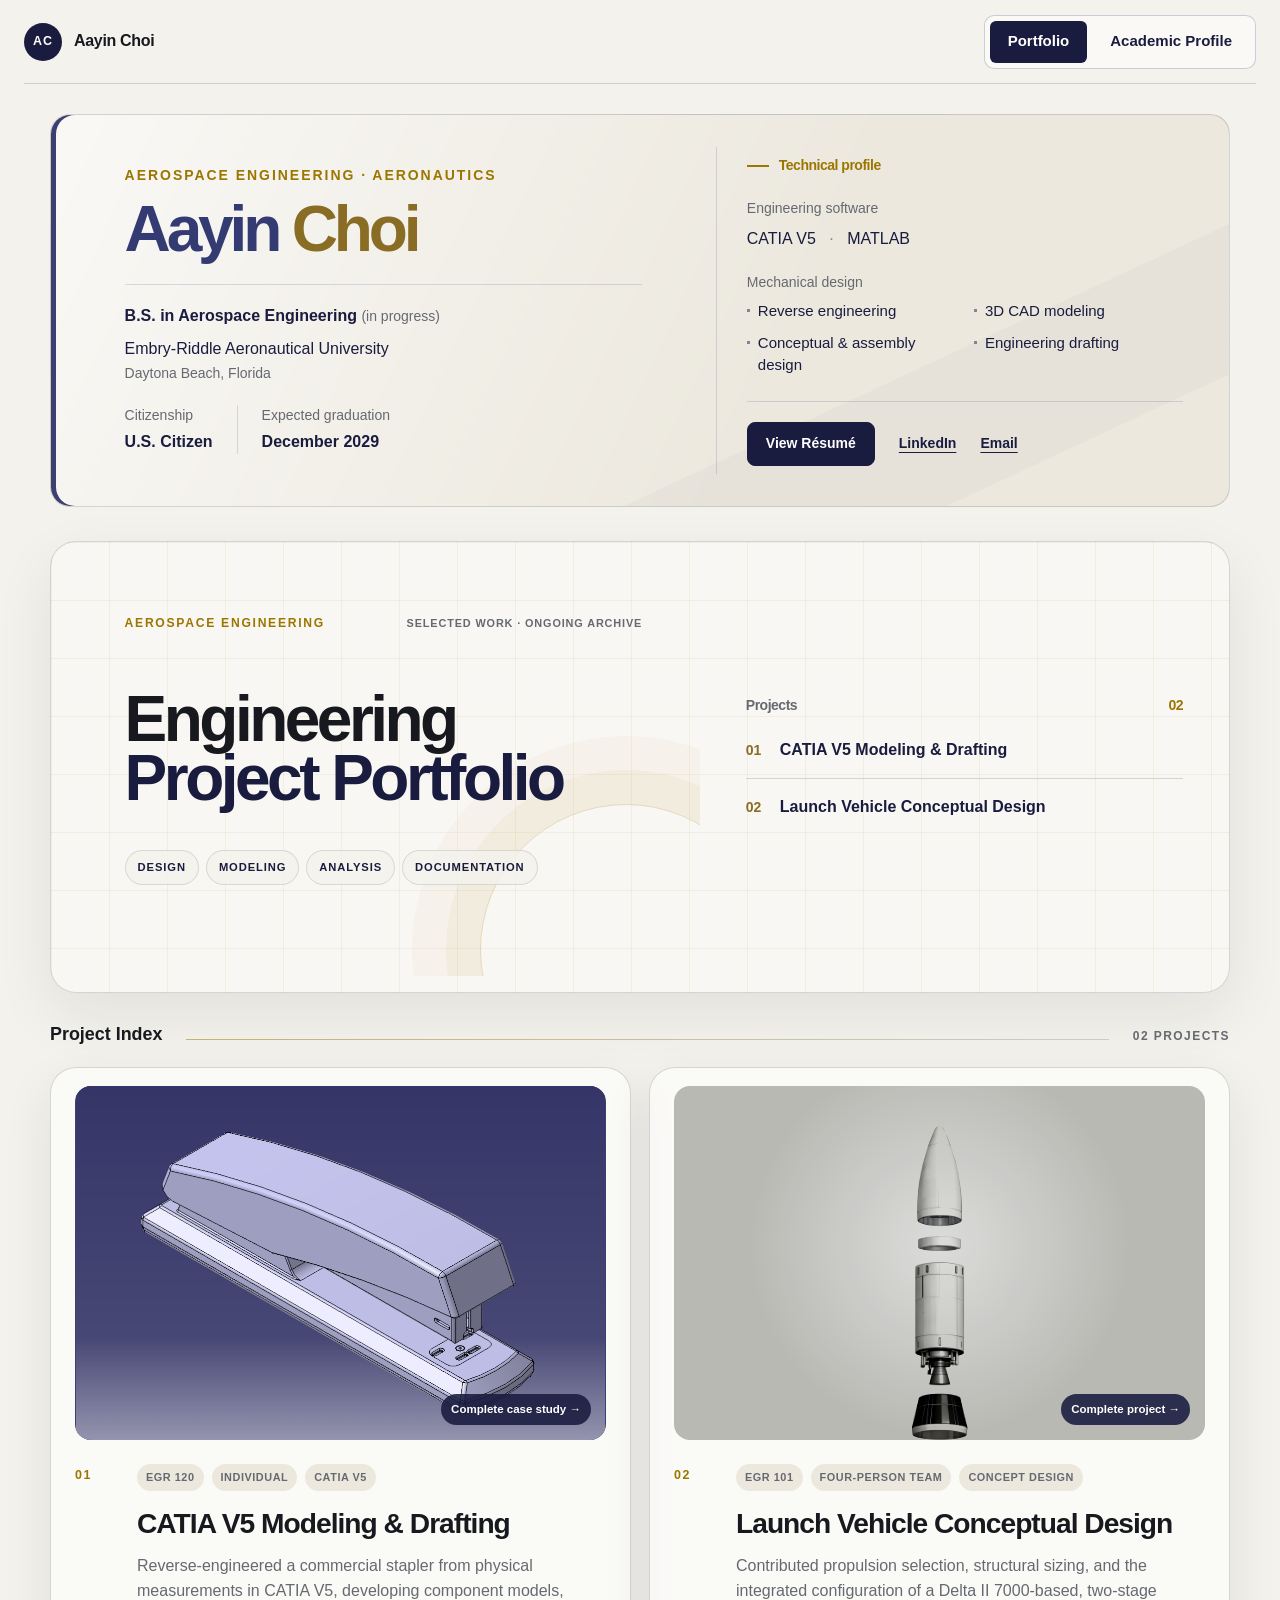
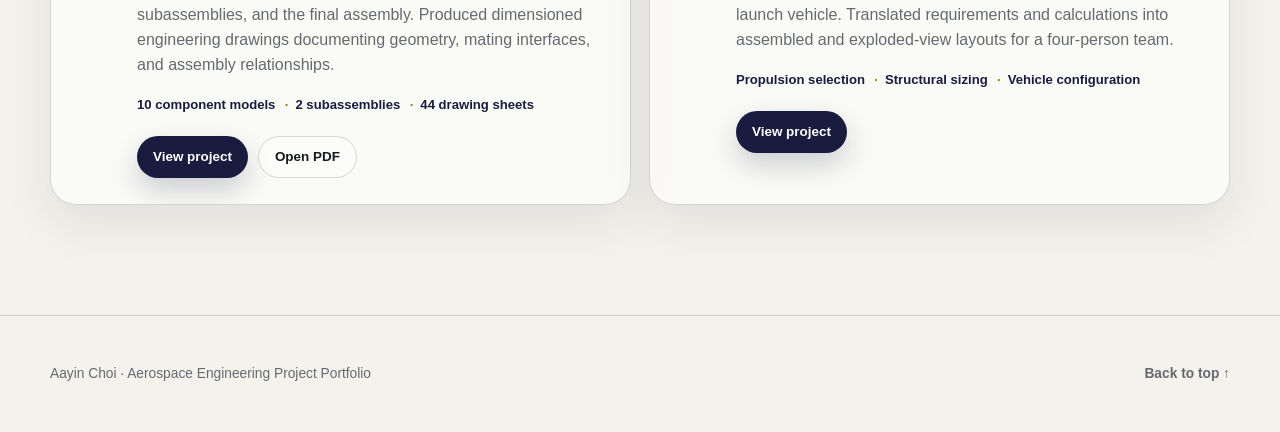
<file: index.html>
<!doctype html>
<html lang="en">
<head>
  <meta charset="utf-8">
  <meta name="viewport" content="width=device-width, initial-scale=1">
  <meta name="description" content="Aayin Choi's aerospace engineering project portfolio, featuring CATIA V5 modeling, assembly, and technical drawing work.">
  <title>Aayin Choi | Aerospace Engineering Portfolio</title>
  <link rel="icon" href="favicon.svg" type="image/svg+xml">
  <link rel="stylesheet" href="styles.css">
</head>
<body id="top" class="portfolio-page">
  <header class="site-header site-header-with-nav">
    <a class="wordmark" href="index.html" aria-label="Aayin Choi portfolio home">
      <span class="wordmark-mark">AC</span>
      <span>Aayin Choi</span>
    </a>
    <nav class="site-page-nav" aria-label="Primary navigation">
      <a href="index.html" aria-current="page">Portfolio</a>
      <a href="academic-profile.html">Academic Profile</a>
    </nav>
  </header>

  <main>
    <section class="personal-intro shell" aria-labelledby="personal-intro-title">
      <div class="personal-identity">
        <p class="eyebrow">Aerospace Engineering · Aeronautics</p>
        <h2 class="portfolio-panel-name" id="personal-intro-title"><span>Aayin</span> <span>Choi</span></h2>
        <div class="personal-school">
          <p class="personal-degree">B.S. in Aerospace Engineering <span>(in progress)</span></p>
          <p class="personal-affiliation">Embry-Riddle Aeronautical University <span>Daytona Beach, Florida</span></p>
        </div>
        <dl class="personal-facts" aria-label="Citizenship and expected graduation">
          <div>
            <dt>Citizenship</dt>
            <dd class="personal-citizenship">U.S. Citizen</dd>
          </div>
          <div>
            <dt>Expected graduation</dt>
            <dd>December 2029</dd>
          </div>
        </dl>
      </div>
      <div class="personal-summary">
        <h3 class="personal-summary-label">Technical profile</h3>
        <dl class="personal-capabilities">
          <div>
            <dt>Engineering software</dt>
            <dd class="personal-tools">CATIA V5 <span aria-hidden="true">·</span> MATLAB</dd>
          </div>
          <div>
            <dt>Mechanical design</dt>
            <dd class="personal-skills">
              <ul>
                <li>Reverse engineering</li>
                <li>3D CAD modeling</li>
                <li>Conceptual &amp; assembly design</li>
                <li>Engineering drafting</li>
              </ul>
            </dd>
          </div>
        </dl>
        <nav class="personal-links" aria-label="Résumé and contact">
          <a class="personal-resume" href="Aayin_Choi_Resume.pdf" target="_blank" rel="noopener">View Résumé</a>
          <a href="https://www.linkedin.com/in/aayin-choi/" target="_blank" rel="noopener">LinkedIn</a>
          <button class="personal-email-toggle" type="button" aria-expanded="false" aria-controls="email-contact">Email</button>
        </nav>
        <div class="email-contact" id="email-contact" hidden>
          <label class="email-address-label" for="contact-email">Email address</label>
          <div class="email-copy-row">
            <input id="contact-email" type="text" value="aayinchoi07@gmail.com" readonly spellcheck="false" aria-label="Email address">
            <button type="button" class="email-copy">Copy</button>
          </div>
          <p class="email-copy-status" role="status" aria-live="polite"></p>
        </div>
      </div>

    </section>

    <section class="portfolio-intro shell" aria-labelledby="portfolio-title">
      <div class="portfolio-intro-main">
        <div class="portfolio-intro-topline">
          <p class="eyebrow">Aerospace Engineering</p>
          <span>Selected work · Ongoing archive</span>
        </div>
        <h1 id="portfolio-title">
          <span>Engineering</span>
          <span>Project Portfolio</span>
        </h1>
        <div class="portfolio-disciplines" aria-label="Portfolio disciplines">
          <span>Design</span>
          <span>Modeling</span>
          <span>Analysis</span>
          <span>Documentation</span>
        </div>
      </div>

      <aside class="portfolio-intro-panel" aria-labelledby="project-directory-title">
        <h2 class="project-directory-title" id="project-directory-title">Projects <span>02</span></h2>
        <ol class="project-directory">
          <li><a href="#catia-project"><span class="project-directory-number" aria-hidden="true">01</span><span>CATIA V5 Modeling &amp; Drafting</span></a></li>
          <li><a href="#launch-vehicle-project"><span class="project-directory-number" aria-hidden="true">02</span><span>Launch Vehicle Conceptual Design</span></a></li>
        </ol>
      </aside>
    </section>

    <section class="project-index shell" id="work" aria-labelledby="project-index-title">
      <div class="index-heading">
        <h2 id="project-index-title">Project Index</h2>
        <span>02 projects</span>
      </div>

      <div class="index-grid">
        <article class="index-card index-card-live" id="catia-project">
          <div class="index-number">01</div>
          <div class="index-content">
            <div class="index-meta">
              <span>EGR 120</span>
              <span>Individual</span>
              <span>CATIA V5</span>
            </div>
            <h3><a href="catia-v5.html">CATIA V5 Modeling &amp; Drafting</a></h3>
            <p>Reverse-engineered a commercial stapler from physical measurements in CATIA V5, developing component models, subassemblies, and the final assembly. Produced dimensioned engineering drawings documenting geometry, mating interfaces, and assembly relationships.</p>
            <div class="index-achievements" aria-label="Project deliverables">
              <strong>10 component models</strong>
              <strong>2 subassemblies</strong>
              <strong>44 drawing sheets</strong>
            </div>
            <div class="index-actions">
              <a class="button button-primary" href="catia-v5.html">View project</a>
              <a class="button button-secondary" href="CATIA_V5_Project_Portfolio.pdf" target="_blank" rel="noopener">Open PDF</a>
            </div>
          </div>
          <a class="index-visual" href="catia-v5.html" aria-label="View the CATIA V5 stapler project">
            <img src="catia-exploded.png" alt="Exploded CATIA V5 view of the stapler assembly">
            <span>Complete case study →</span>
          </a>
        </article>

        <article class="index-card index-card-live" id="launch-vehicle-project">
          <div class="index-number">02</div>
          <div class="index-content">
            <div class="index-meta">
              <span>EGR 101</span>
              <span>Four-person team</span>
              <span>Concept design</span>
            </div>
            <h3><a href="launch-vehicle.html">Launch Vehicle Conceptual Design</a></h3>
            <p>Contributed propulsion selection, structural sizing, and the integrated configuration of a Delta II 7000-based, two-stage launch vehicle. Translated requirements and calculations into assembled and exploded-view layouts for a four-person team.</p>
            <div class="index-achievements" aria-label="Project focus areas">
              <strong>Propulsion selection</strong>
              <strong>Structural sizing</strong>
              <strong>Vehicle configuration</strong>
            </div>
            <div class="index-actions">
              <a class="button button-primary" href="launch-vehicle.html">View project</a>
            </div>
          </div>
          <a class="index-visual index-visual-lvp" href="launch-vehicle.html" aria-label="View the launch vehicle conceptual design project">
            <img src="lvp-concept-visualization.png" alt="Exploded concept visualization of the two-stage launch vehicle">
            <span>Complete project →</span>
          </a>
        </article>
      </div>
    </section>
  </main>

  <footer class="site-footer">
    <div class="shell footer-inner">
      <p>Aayin Choi · Aerospace Engineering Project Portfolio</p>
      <a href="#top" onclick="window.scrollTo({top:0,behavior:'smooth'}); return false;">Back to top ↑</a>
    </div>
  </footer>
  <script>
    (() => {
      const toggle = document.querySelector('.personal-email-toggle');
      const contact = document.querySelector('#email-contact');
      const address = document.querySelector('#contact-email');
      const copy = document.querySelector('.email-copy');
      const status = document.querySelector('.email-copy-status');
      toggle.addEventListener('click', () => {
        const open = toggle.getAttribute('aria-expanded') !== 'true';
        toggle.setAttribute('aria-expanded', String(open));
        contact.hidden = !open;
        status.textContent = '';
        if (open) address.focus();
      });
      copy.addEventListener('click', async () => {
        try {
          await navigator.clipboard.writeText(address.value);
          status.textContent = 'Email address copied.';
        } catch {
          address.focus();
          address.select();
          address.setSelectionRange(0, address.value.length);
          status.textContent = 'Address selected. Press Ctrl+C or Command+C to copy.';
        }
      });
    })();
  </script>
</body>
</html>
</file>
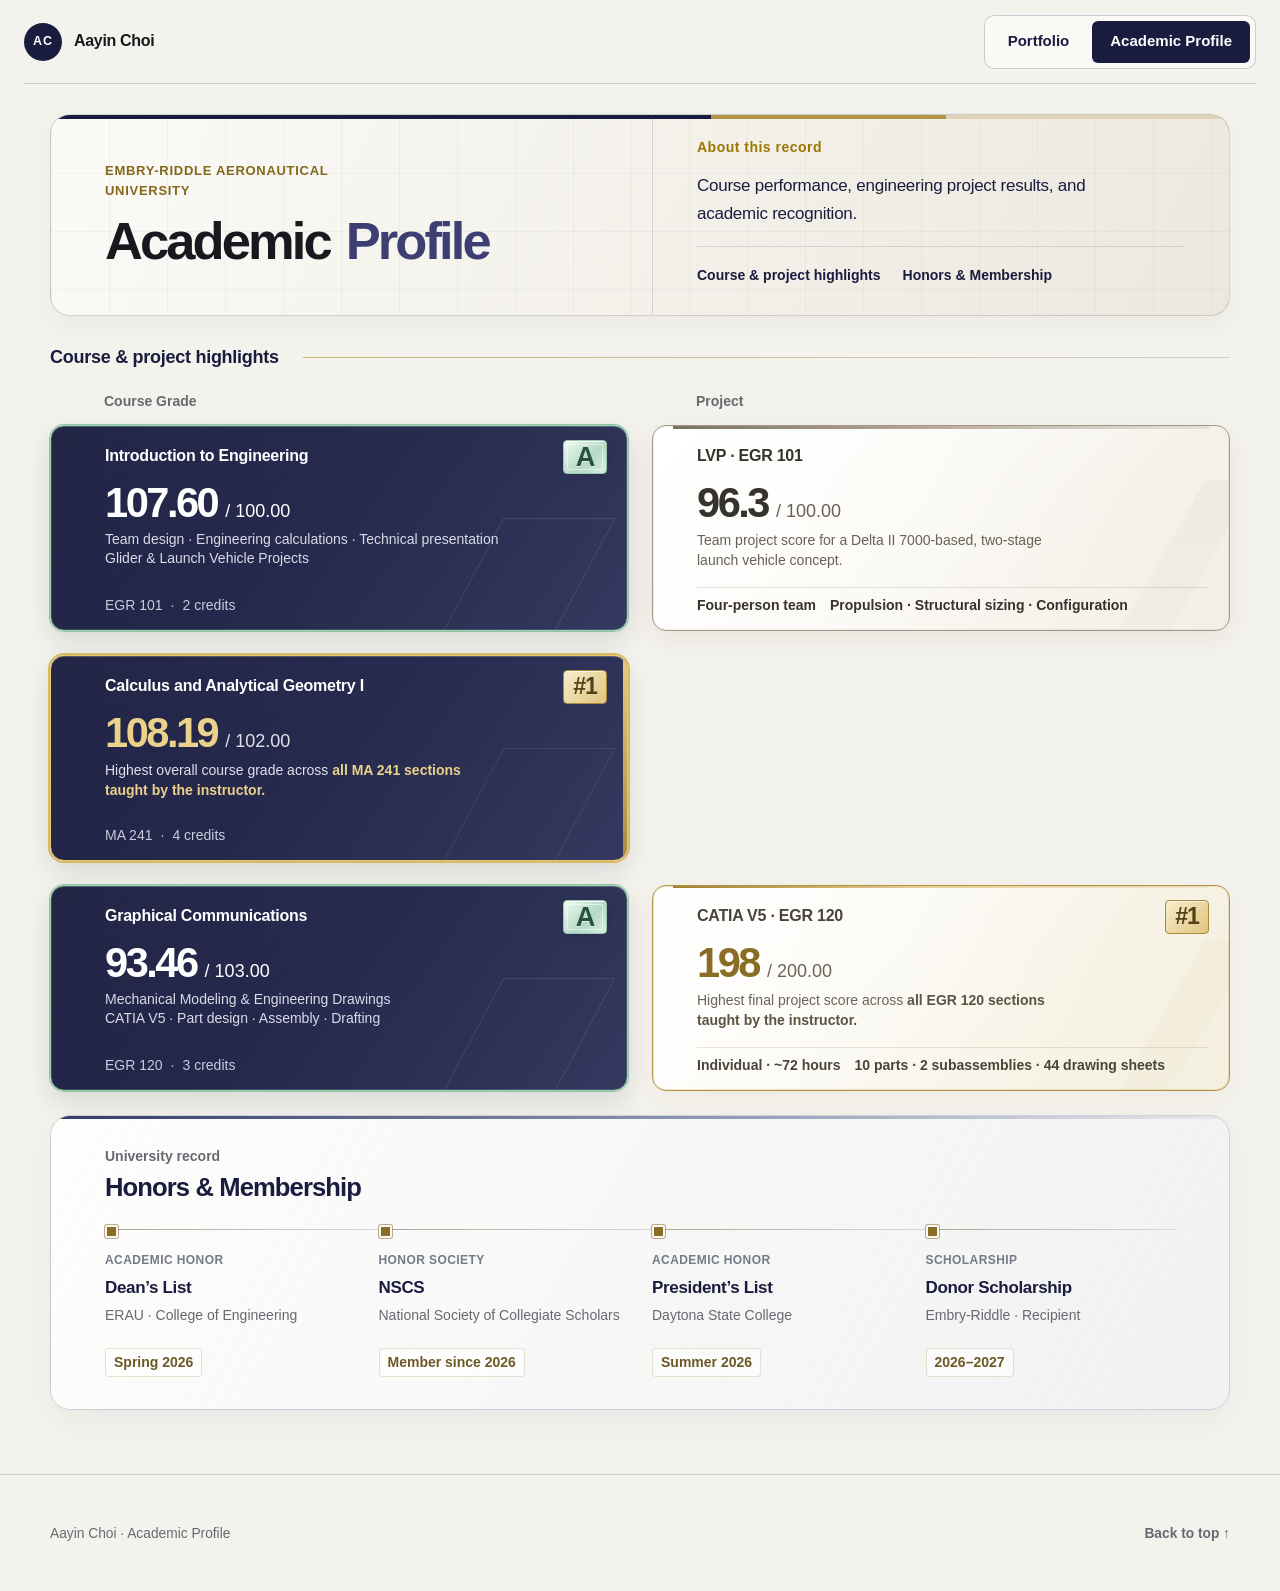
<file: academic-profile.html>
<!doctype html>
<html lang="en">
<head>
  <meta charset="utf-8">
  <meta name="viewport" content="width=device-width, initial-scale=1">
  <meta name="description" content="Aayin Choi's academic achievements, engineering project results, honors, and memberships at Embry-Riddle Aeronautical University.">
  <title>Academic Profile | Aayin Choi</title>
  <link rel="icon" href="favicon.svg" type="image/svg+xml">
  <link rel="stylesheet" href="styles.css">
</head>
<body id="top" class="academic-page">
  <header class="site-header site-header-with-nav">
    <a class="wordmark" href="index.html" aria-label="Aayin Choi portfolio home">
      <span class="wordmark-mark">AC</span>
      <span>Aayin Choi</span>
    </a>
    <nav class="site-page-nav" aria-label="Primary navigation">
      <a href="index.html">Portfolio</a>
      <a href="academic-profile.html" aria-current="page">Academic Profile</a>
    </nav>
  </header>

  <main>
    <section class="academic-records shell" id="academic-profile" aria-labelledby="academic-profile-title">
      <header class="profile-heading academic-heading">
        <div class="profile-heading-copy">
          <p class="profile-heading-kicker">Embry-Riddle Aeronautical University</p>
          <h1 id="academic-profile-title">Academic <span>Profile</span></h1>
        </div>
        <aside class="academic-heading-aside" aria-label="About this academic record">
          <div class="academic-record-topline">
            <h2>About this record</h2>
          </div>
          <p class="academic-record-intro">Course performance, engineering project results, and academic recognition.</p>
          <nav class="academic-directory" aria-label="On this page">
            <a href="#course-achievements">Course &amp; project highlights</a>
            <a href="#academic-honors">Honors &amp; Membership</a>
          </nav>
        </aside>
      </header>

      <div class="academic-section-heading" id="course-achievements">
        <h2>Course &amp; project highlights</h2>
      </div>
      <div class="profile-record-columns" aria-hidden="true">
        <span>Course Grade</span>
        <span>Project</span>
      </div>
      <ol class="profile-records" aria-label="Academic achievements, honors and membership">
        <li class="profile-milestone profile-milestone-course profile-course-card" id="egr101-course-record">
          <a class="profile-milestone-link" href="egr101-course.html" aria-label="View EGR 101 course grade">
            <p class="profile-card-kind">Course Grade</p>
            <div class="profile-milestone-title">
              <h3>Introduction to Engineering</h3>
              <span class="profile-standing profile-grade" aria-label="Final letter grade A">A</span>
            </div>
            <div class="profile-milestone-main">
              <p class="profile-milestone-score">107.60 <span>/ 100.00</span></p>
              <div class="profile-course-projects">
                <p class="profile-course-project">
                  <span class="profile-course-project-result">Team design · Engineering calculations · Technical presentation</span>
                  <span class="profile-course-project-result">Glider &amp; Launch Vehicle Projects</span>
                </p>
              </div>
            </div>
            <p class="profile-course-meta"><span>EGR 101</span><span>2 credits</span></p>
          </a>
        </li>
        <li class="profile-milestone profile-project-card profile-milestone-project" id="egr101-record">
          <a class="profile-milestone-link" href="launch-vehicle.html" aria-label="View LVP · EGR 101 project">
            <p class="profile-card-kind">Project</p>
            <div class="profile-milestone-title">
              <h3>LVP · EGR 101</h3>
            </div>
            <div class="profile-milestone-main">
              <p class="profile-milestone-score">96.3 <span>/ 100.00</span></p>
              <p class="profile-milestone-context">Team project score for a Delta II 7000-based, two-stage launch vehicle concept.</p>
            </div>
            <p class="profile-project-output">
              <span>Four-person team</span>
              <span>Propulsion · Structural sizing · Configuration</span>
            </p>
          </a>
        </li>
        <li class="profile-milestone profile-course-card profile-milestone-course profile-milestone-math" id="calculus-record">
          <a class="profile-milestone-link" href="calculus-i.html" aria-label="View Calculus I record">
            <p class="profile-card-kind">Course Grade</p>
            <div class="profile-milestone-title">
              <h3>Calculus and Analytical Geometry I</h3>
              <span class="profile-standing" aria-label="Rank number one across all sections taught by the instructor">#1</span>
            </div>
            <div class="profile-milestone-main">
              <p class="profile-milestone-score">108.19 <span>/ 102.00</span></p>
              <p class="profile-milestone-context">Highest overall course grade across <strong>all MA 241 sections taught by the instructor.</strong></p>
            </div>
            <p class="profile-course-meta"><span>MA 241</span><span>4 credits</span></p>
          </a>
        </li>
        <li class="profile-milestone profile-milestone-course profile-course-card" id="egr120-course-record">
          <a class="profile-milestone-link" href="egr120-course.html" aria-label="View EGR 120 course grade">
            <p class="profile-card-kind">Course Grade</p>
            <div class="profile-milestone-title">
              <h3>Graphical Communications</h3>
              <span class="profile-standing profile-grade" aria-label="Final letter grade A">A</span>
            </div>
            <div class="profile-milestone-main">
              <p class="profile-milestone-score">93.46 <span>/ 103.00</span></p>
              <div class="profile-course-projects">
                <p class="profile-course-project">
                  <span class="profile-course-project-result">Mechanical Modeling &amp; Engineering Drawings</span>
                  <span class="profile-course-project-scope">CATIA V5 · Part design · Assembly · Drafting</span>
                </p>
              </div>
            </div>
            <p class="profile-course-meta"><span>EGR 120</span><span>3 credits</span></p>
          </a>
        </li>
        <li class="profile-milestone profile-project-card profile-milestone-catia" id="catia-record">
          <a class="profile-milestone-link" href="catia-v5.html" aria-label="View CATIA V5 · EGR 120 project">
            <p class="profile-card-kind">Project</p>
            <div class="profile-milestone-title">
              <h3>CATIA V5 · EGR 120</h3>
              <span class="profile-standing" aria-label="Rank number one across all sections taught by the instructor">#1</span>
            </div>
            <div class="profile-milestone-main">
              <p class="profile-milestone-score">198 <span>/ 200.00</span></p>
              <p class="profile-milestone-context">Highest final project score across <strong>all EGR 120 sections taught by the instructor.</strong></p>
            </div>
            <p class="profile-project-output">
              <span>Individual · ~72 hours</span>
              <span>10 parts · 2 subassemblies · 44 drawing sheets</span>
            </p>
          </a>
        </li>
        <li class="profile-roadmap" id="academic-honors">
          <header class="roadmap-heading">
            <div>
              <p class="roadmap-kicker">University record</p>
              <h3>Honors &amp; Membership</h3>
            </div>
          </header>
          <div class="roadmap-records">
            <ol class="profile-roadmap-list" aria-label="Honors and membership in order received">
            <li class="profile-record">
              <span class="profile-record-kind">Academic honor</span>
              <h3>Dean’s List</h3>
              <p>ERAU · College of Engineering</p>
              <p class="profile-record-date">Spring 2026</p>
            </li>
            <li class="profile-record">
              <span class="profile-record-kind">Honor society</span>
              <h3>NSCS</h3>
              <p>National Society of Collegiate Scholars</p>
              <p class="profile-record-date">Member since 2026</p>
            </li>
            <li class="profile-record">
              <span class="profile-record-kind">Academic honor</span>
              <h3>President’s List</h3>
              <p>Daytona State College</p>
              <p class="profile-record-date">Summer 2026</p>
            </li>
            <li class="profile-record">
              <span class="profile-record-kind">Scholarship</span>
              <h3>Donor Scholarship</h3>
              <p>Embry-Riddle · Recipient</p>
              <p class="profile-record-date">2026–2027</p>
            </li>
            </ol>
          </div>
        </li>
      </ol>
    </section>
  </main>

  <footer class="site-footer">
    <div class="shell footer-inner">
      <p>Aayin Choi · Academic Profile</p>
      <a href="#top" onclick="window.scrollTo({top:0,behavior:'smooth'}); return false;">Back to top ↑</a>
    </div>
  </footer>
</body>
</html>
</file>
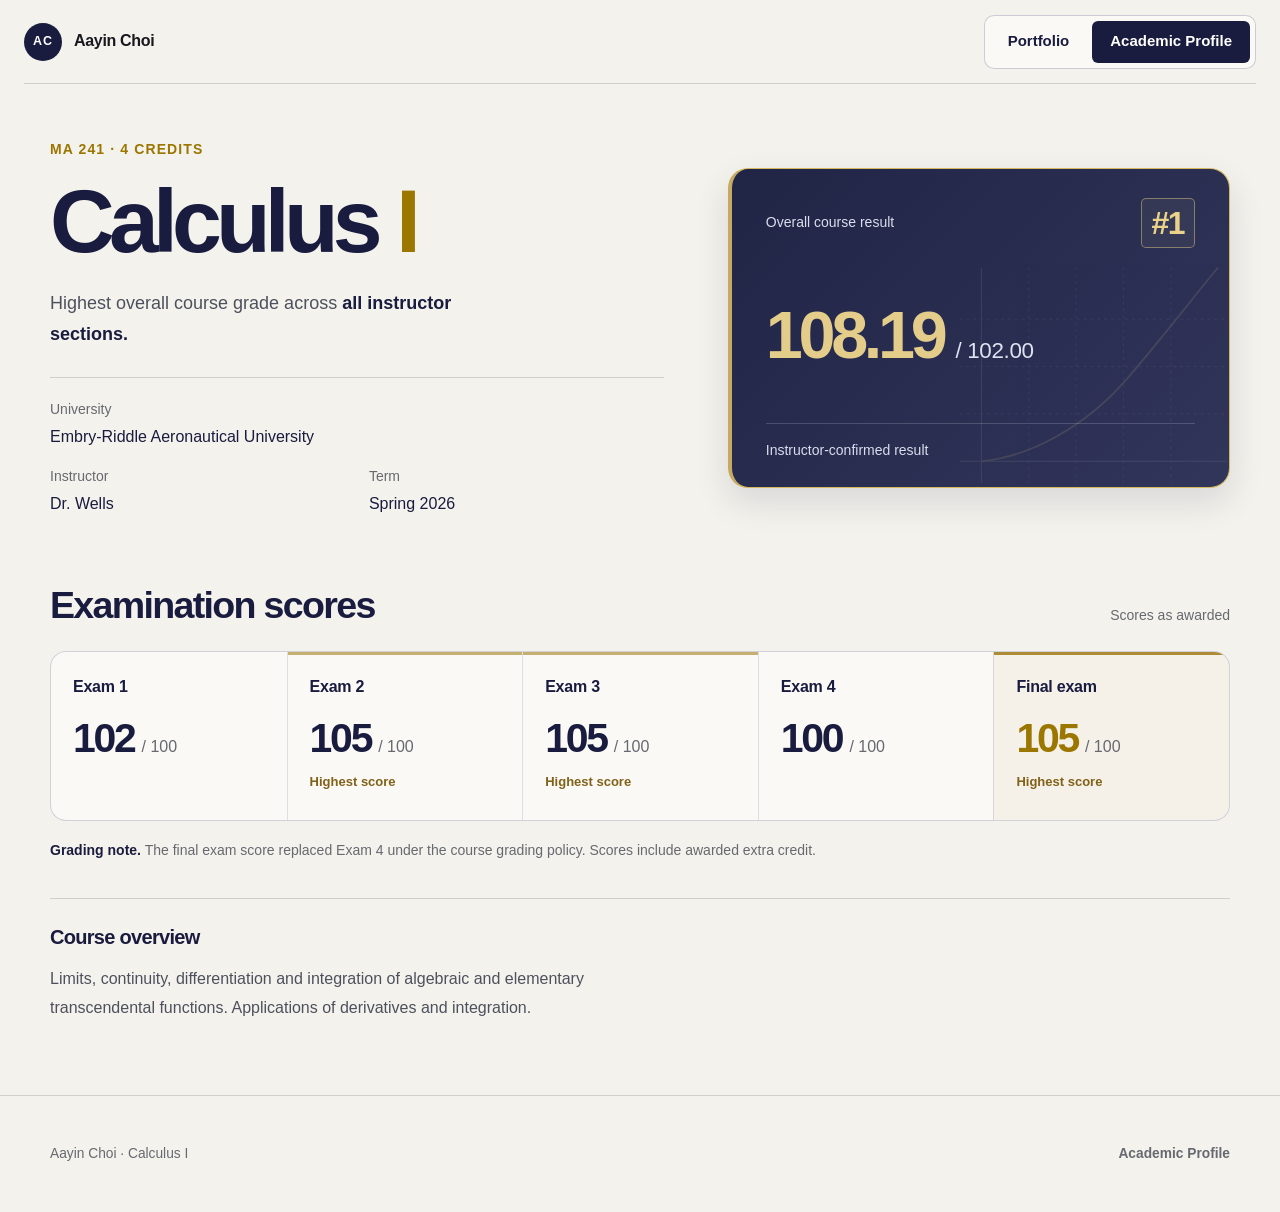
<file: calculus-i.html>
<!doctype html>
<html lang="en">
<head>
  <meta charset="utf-8">
  <meta name="viewport" content="width=device-width, initial-scale=1">
  <meta name="description" content="Aayin Choi's Spring 2026 Calculus I examination scores and the highest overall course grade across Dr. Wells's sections.">
  <title>Calculus I | Aayin Choi</title>
  <link rel="icon" href="favicon.svg" type="image/svg+xml">
  <link rel="stylesheet" href="styles.css">
</head>
<body id="top" class="calculus-page">
  <header class="site-header site-header-with-nav">
    <a class="wordmark" href="index.html" aria-label="Aayin Choi portfolio home">
      <span class="wordmark-mark">AC</span>
      <span>Aayin Choi</span>
    </a>
    <nav class="site-page-nav" aria-label="Primary navigation">
      <a href="index.html">Portfolio</a>
      <a href="academic-profile.html" aria-current="true">Academic Profile</a>
    </nav>
  </header>

  <main class="calculus-record shell">
    <section class="calc-hero" aria-labelledby="calculus-page-title">
      <div class="calc-hero-copy">
        <p class="eyebrow">MA 241 · 4 credits</p>
        <h1 id="calculus-page-title">Calculus <span>I</span></h1>
        <p class="calc-introduction">Highest overall course grade across <strong>all instructor sections.</strong></p>
        <dl class="calc-course-facts">
          <div><dt>University</dt><dd>Embry-Riddle Aeronautical University</dd></div>
          <div><dt>Instructor</dt><dd>Dr. Wells</dd></div>
          <div><dt>Term</dt><dd>Spring 2026</dd></div>
        </dl>
      </div>
      <aside class="calc-result" aria-label="Final overall course result">
        <svg class="calc-result-drawing" viewBox="0 0 360 300" fill="none" aria-hidden="true">
          <path d="M30 250H340 M55 275V25" />
          <path class="calc-result-curve" d="M55 250C110 245 177 210 226 152C271 100 310 48 330 25" />
          <path class="calc-result-guide" d="M30 85h310 M30 140h310 M30 195h310 M110 25v250 M165 25v250 M220 25v250 M275 25v250" />
        </svg>
        <div class="calc-result-top">
          <span>Overall course result</span>
          <span class="calc-result-rank" aria-label="Rank number one">#1</span>
        </div>
        <div class="calc-result-main">
          <p class="calc-final-score"><strong class="calc-score-value">108.19</strong> <span>/ 102.00</span></p>
        </div>
        <p class="calc-result-confirmed">Instructor-confirmed result</p>
      </aside>
    </section>

    <section class="calc-examinations" aria-labelledby="calc-examinations-title">
      <header class="calc-section-heading">
        <div>
          <h2 id="calc-examinations-title">Examination scores</h2>
        </div>
        <p>Scores as awarded</p>
      </header>
      <ol class="calc-exam-grid" aria-label="Calculus I examination scores">
        <li>
          <h3>Exam 1</h3>
          <p class="calc-exam-score"><strong>102</strong><span>/ 100</span></p>
        </li>
        <li>
          <h3>Exam 2</h3>
          <p class="calc-exam-score"><strong>105</strong><span>/ 100</span></p>
          <p class="calc-exam-distinction">Highest score</p>
        </li>
        <li>
          <h3>Exam 3</h3>
          <p class="calc-exam-score"><strong>105</strong><span>/ 100</span></p>
          <p class="calc-exam-distinction">Highest score</p>
        </li>
        <li>
          <h3>Exam 4</h3>
          <p class="calc-exam-score"><strong>100</strong><span>/ 100</span></p>
        </li>
        <li class="calc-exam-final">
          <h3>Final exam</h3>
          <p class="calc-exam-score"><strong>105</strong><span>/ 100</span></p>
          <p class="calc-exam-distinction">Highest score</p>
        </li>
      </ol>
      <p class="calc-grading-note"><strong>Grading note.</strong> The final exam score replaced Exam 4 under the course grading policy. Scores include awarded extra credit.</p>
    </section>

    <section class="course-overview" aria-labelledby="calc-course-overview-title">
      <h2 id="calc-course-overview-title">Course overview</h2>
      <p class="course-overview-description">Limits, continuity, differentiation and integration of algebraic and elementary transcendental functions. Applications of derivatives and integration.</p>
    </section>

  </main>

  <footer class="site-footer">
    <div class="shell footer-inner">
      <p>Aayin Choi · Calculus I</p>
      <a href="academic-profile.html">Academic Profile</a>
    </div>
  </footer>
</body>
</html>
</file>
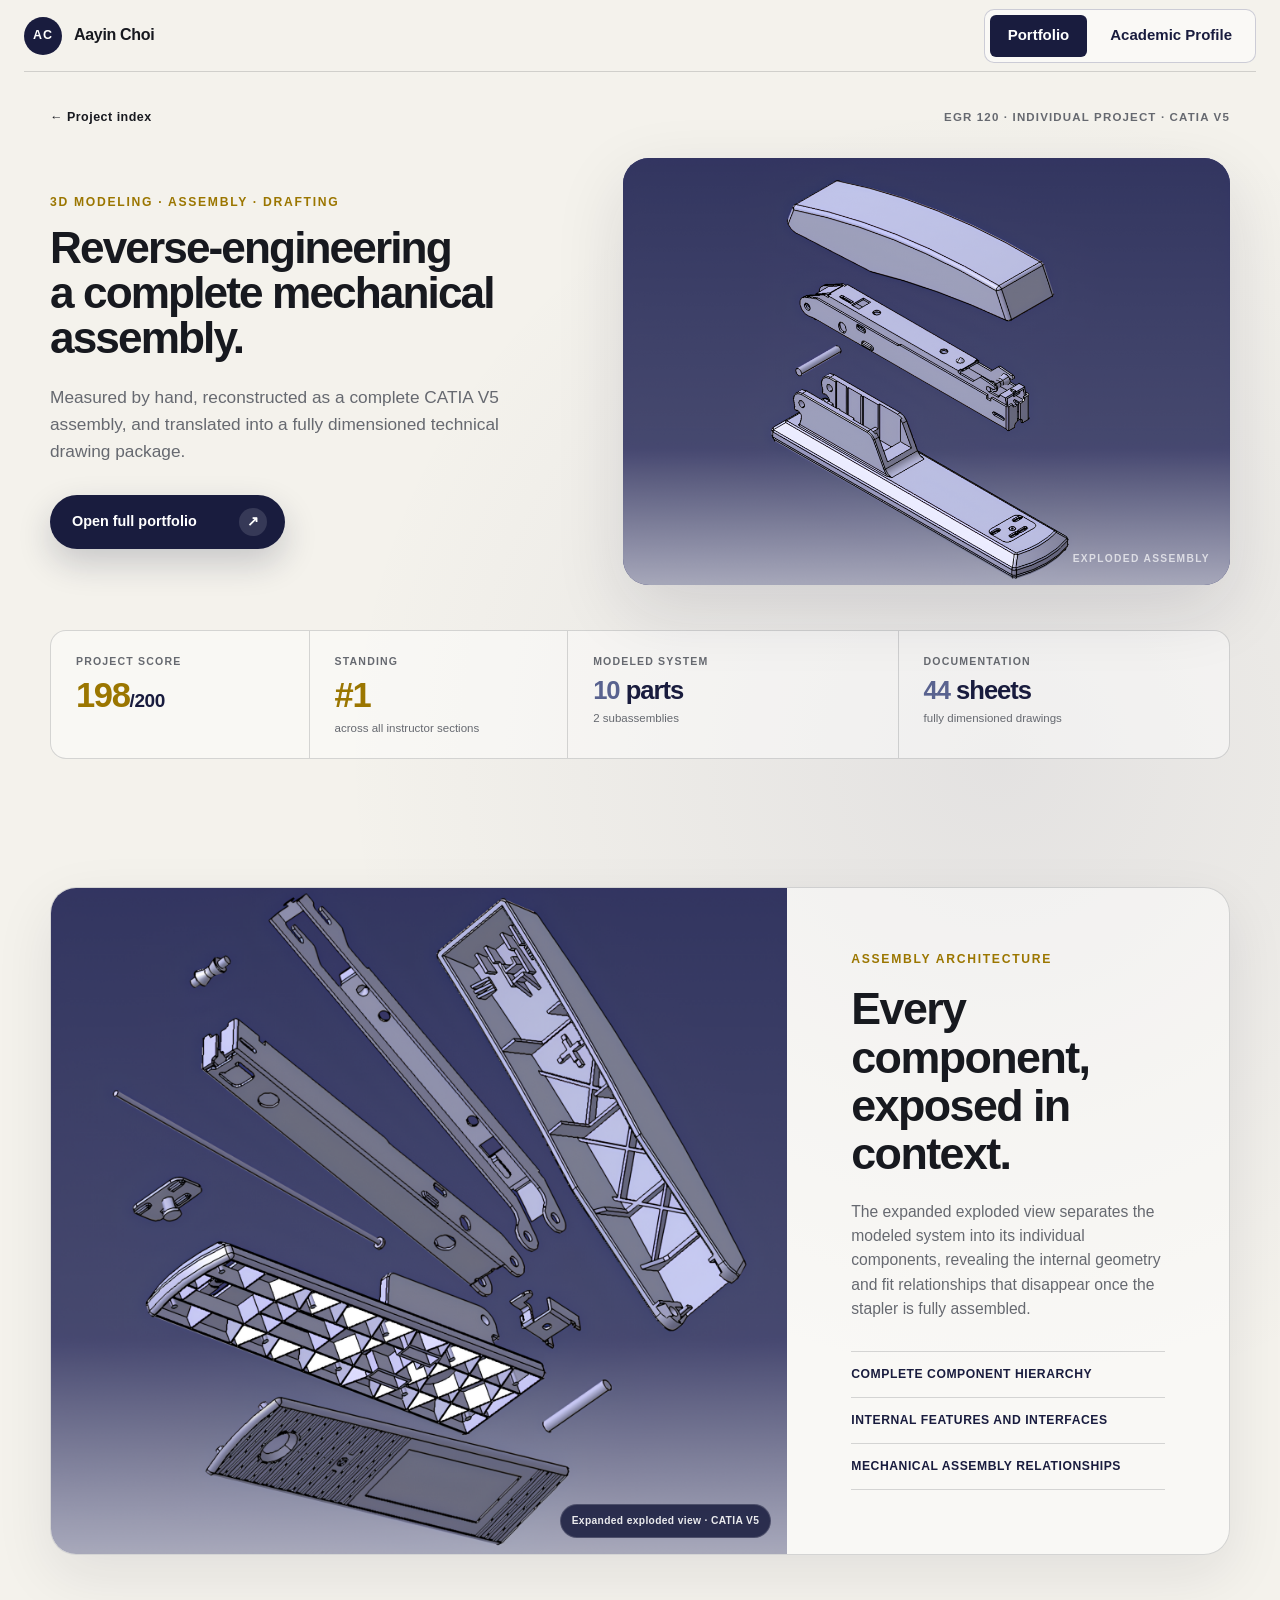
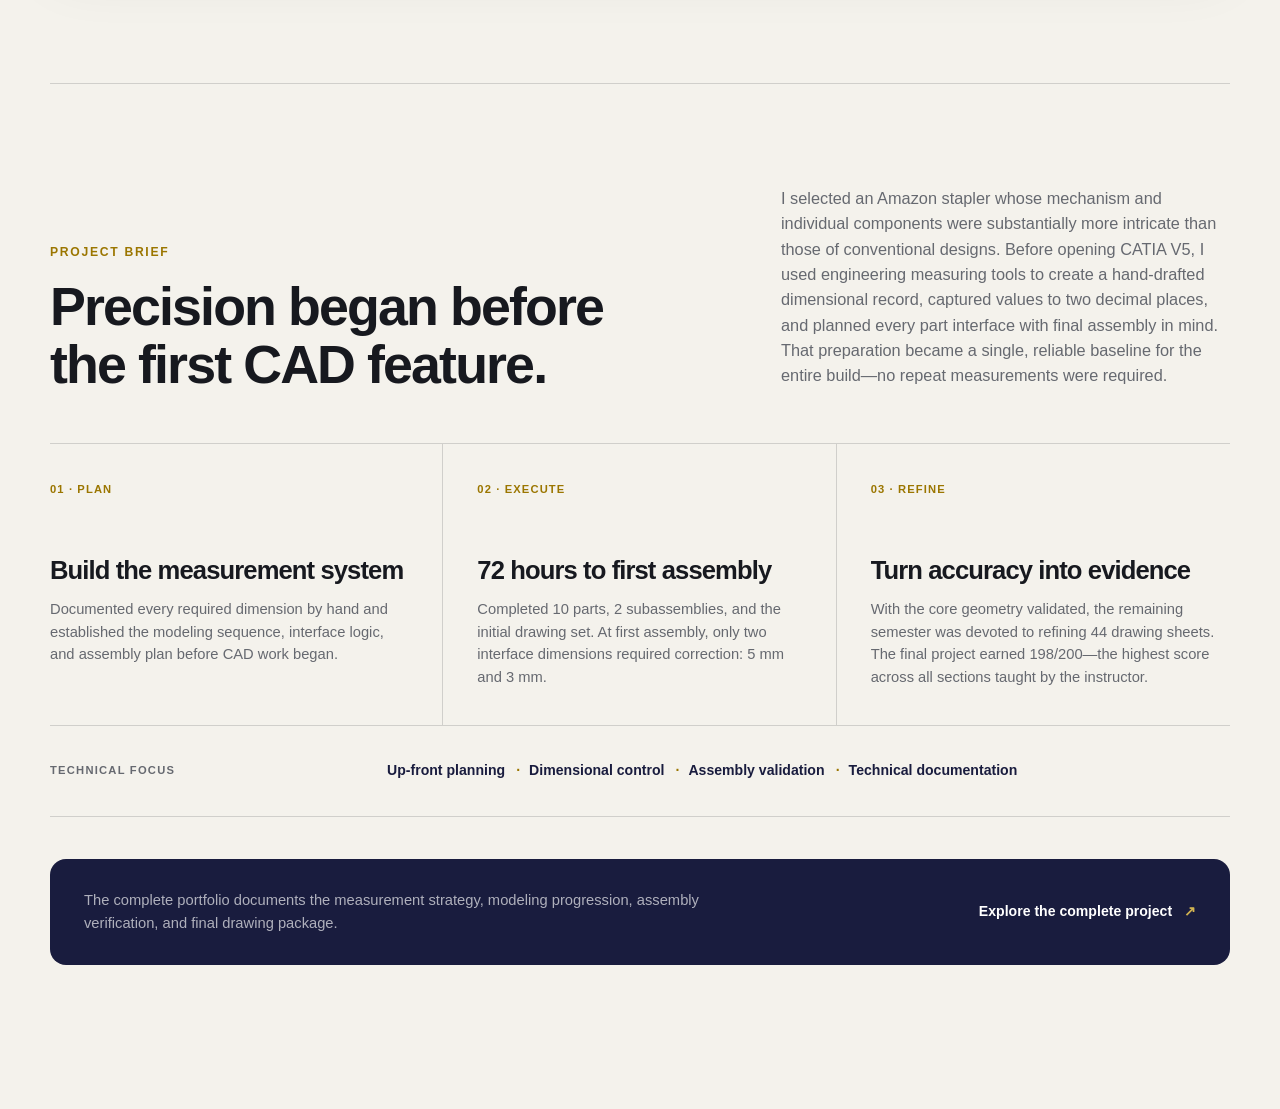
<file: catia-v5.html>
<!doctype html>
<html lang="en">
<head>
  <meta charset="utf-8">
  <meta name="viewport" content="width=device-width, initial-scale=1">
  <meta name="description" content="CATIA V5 reverse-engineering case study by Aayin Choi: ten parts, two subassemblies, and 44 technical drawing sheets.">
  <title>CATIA V5 Stapler Project | Aayin Choi</title>
  <link rel="icon" href="favicon.svg" type="image/svg+xml">
  <link rel="stylesheet" href="styles.css">
</head>
<body id="top" class="project-detail-page">
  <header class="site-header site-header-with-nav">
    <a class="wordmark" href="index.html" aria-label="Aayin Choi portfolio home">
      <span class="wordmark-mark">AC</span>
      <span>Aayin Choi</span>
    </a>
    <nav class="site-page-nav" aria-label="Primary navigation">
      <a href="index.html" aria-current="true">Portfolio</a>
      <a href="academic-profile.html">Academic Profile</a>
    </nav>
  </header>

  <main class="case-spotlight shell">
    <div class="case-topline">
      <a class="breadcrumb" href="index.html">← Project index</a>
      <p>EGR 120 · Individual project · CATIA V5</p>
    </div>

    <section class="case-spotlight-grid" aria-labelledby="case-title">
      <div class="case-spotlight-copy">
        <p class="eyebrow">3D modeling · Assembly · Drafting</p>
        <h1 id="case-title" aria-label="Reverse-engineering a complete mechanical assembly.">
          <span class="case-title-line">Reverse&#8209;engineering</span>
          <span class="case-title-line">a complete mechanical</span>
          <span class="case-title-line">assembly.</span>
        </h1>
        <p class="case-summary">Measured by hand, reconstructed as a complete CATIA V5 assembly, and translated into a fully dimensioned technical drawing package.</p>
        <a class="case-cta" href="CATIA_V5_Project_Portfolio.pdf" target="_blank" rel="noopener">
          <span>Open full portfolio</span>
          <span aria-hidden="true">↗</span>
        </a>
      </div>

      <figure class="case-spotlight-visual">
        <img src="catia-hero.png" alt="Exploded CATIA V5 view of the stapler assembly">
      </figure>
    </section>

    <section class="case-proof" aria-label="Project highlights">
      <div class="case-proof-primary">
        <span>Project score</span>
        <strong>198<span>/200</span></strong>
      </div>
      <div class="case-proof-primary">
        <span>Standing</span>
        <strong><span class="case-proof-hash">#</span>1</strong>
        <small>across all instructor sections</small>
      </div>
      <div>
        <span>Modeled system</span>
        <strong><span class="case-proof-scope-number">10</span> parts</strong>
        <small>2 subassemblies</small>
      </div>
      <div>
        <span>Documentation</span>
        <strong><span class="case-proof-scope-number">44</span> sheets</strong>
        <small>fully dimensioned drawings</small>
      </div>
    </section>

    <section class="case-assembly" aria-labelledby="assembly-architecture-title">
      <figure class="case-assembly-visual">
        <img src="catia-component-explosion.png" alt="Expanded exploded CATIA V5 view showing the stapler components and internal geometry" loading="lazy">
        <figcaption>Expanded exploded view · CATIA V5</figcaption>
      </figure>
      <div class="case-assembly-copy">
        <p class="eyebrow">Assembly architecture</p>
        <h2 id="assembly-architecture-title">Every component, exposed in context.</h2>
        <p>The expanded exploded view separates the modeled system into its individual components, revealing the internal geometry and fit relationships that disappear once the stapler is fully assembled.</p>
        <ul aria-label="Assembly view highlights">
          <li>Complete component hierarchy</li>
          <li>Internal features and interfaces</li>
          <li>Mechanical assembly relationships</li>
        </ul>
      </div>
    </section>

    <section class="case-preview" aria-labelledby="preview-title">
      <div class="case-preview-intro">
        <div>
          <p class="eyebrow">Project brief</p>
          <h2 id="preview-title">Precision began before the first CAD feature.</h2>
        </div>
        <p>I selected an Amazon stapler whose mechanism and individual components were substantially more intricate than those of conventional designs. Before opening CATIA V5, I used engineering measuring tools to create a hand-drafted dimensional record, captured values to two decimal places, and planned every part interface with final assembly in mind. That preparation became a single, reliable baseline for the entire build&mdash;no repeat measurements were required.</p>
      </div>

      <div class="case-workflow" aria-label="Engineering workflow">
        <article>
          <span>01 · Plan</span>
          <h3>Build the measurement system</h3>
          <p>Documented every required dimension by hand and established the modeling sequence, interface logic, and assembly plan before CAD work began.</p>
        </article>
        <article>
          <span>02 · Execute</span>
          <h3>72 hours to first assembly</h3>
          <p>Completed 10 parts, 2 subassemblies, and the initial drawing set. At first assembly, only two interface dimensions required correction: 5 mm and 3 mm.</p>
        </article>
        <article>
          <span>03 · Refine</span>
          <h3>Turn accuracy into evidence</h3>
          <p>With the core geometry validated, the remaining semester was devoted to refining 44 drawing sheets. The final project earned 198/200&mdash;the highest score across all sections taught by the instructor.</p>
        </article>
      </div>

      <div class="case-capabilities">
        <p>Technical focus</p>
        <ul aria-label="Technical focus areas">
          <li>Up-front planning</li>
          <li>Dimensional control</li>
          <li>Assembly validation</li>
          <li>Technical documentation</li>
        </ul>
      </div>

      <div class="case-preview-footer">
        <p>The complete portfolio documents the measurement strategy, modeling progression, assembly verification, and final drawing package.</p>
        <a href="CATIA_V5_Project_Portfolio.pdf" target="_blank" rel="noopener">Explore the complete project <span aria-hidden="true">↗</span></a>
      </div>
    </section>
  </main>
</body>
</html>
</file>
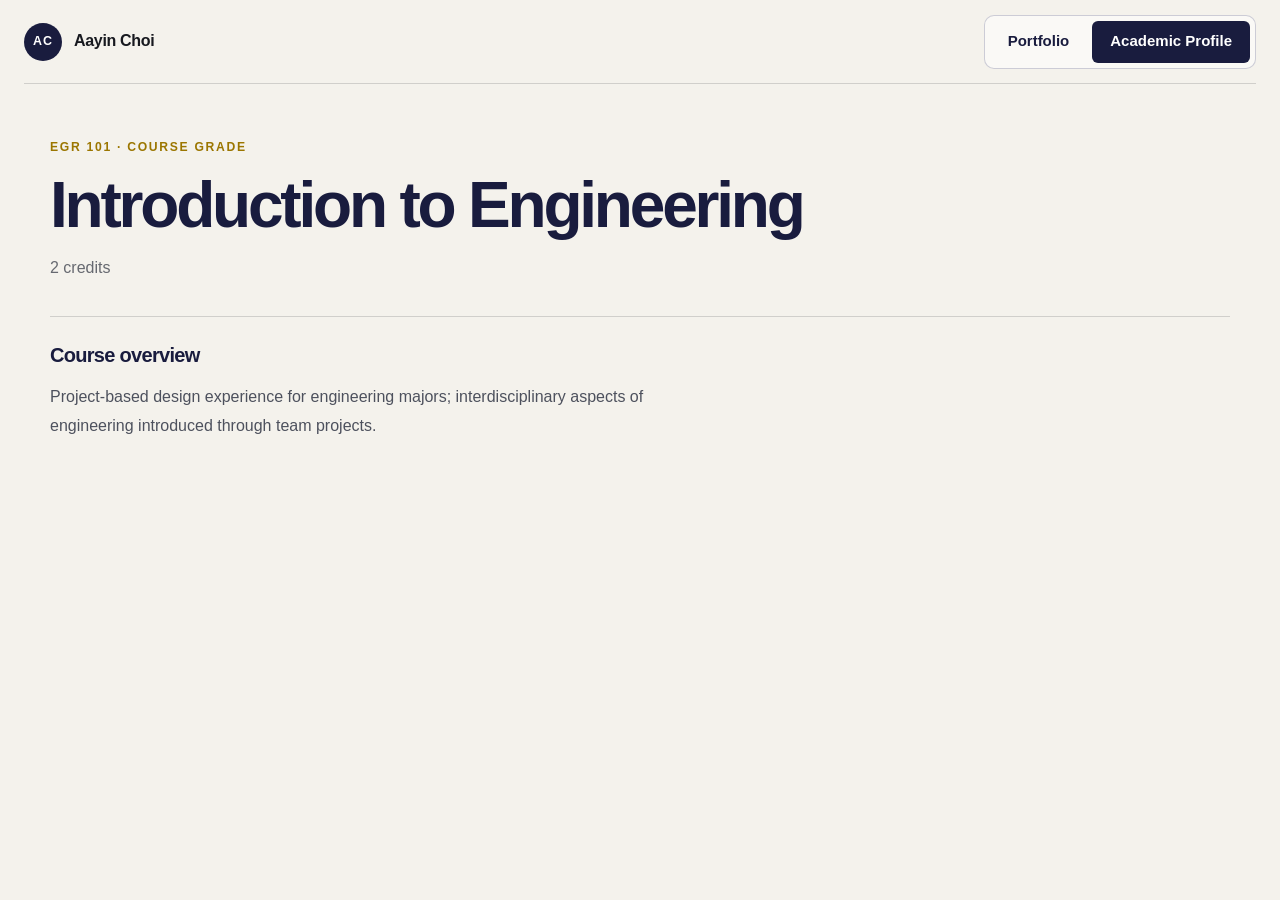
<file: egr101-course.html>
<!doctype html>
<html lang="en">
<head>
  <meta charset="utf-8">
  <meta name="viewport" content="width=device-width, initial-scale=1">
  <title>EGR 101 Course Grade | Aayin Choi</title>
  <link rel="icon" href="favicon.svg" type="image/svg+xml">
  <link rel="stylesheet" href="styles.css">
</head>
<body id="top" class="academic-page">
  <header class="site-header site-header-with-nav">
    <a class="wordmark" href="index.html" aria-label="Aayin Choi portfolio home">
      <span class="wordmark-mark">AC</span>
      <span>Aayin Choi</span>
    </a>
    <nav class="site-page-nav" aria-label="Primary navigation">
      <a href="index.html">Portfolio</a>
      <a href="academic-profile.html" aria-current="page">Academic Profile</a>
    </nav>
  </header>

  <main class="course-detail shell">
    <p class="eyebrow">EGR 101 · Course Grade</p>
    <h1>Introduction to Engineering</h1>
    <p class="course-detail-meta">2 credits</p>
    <section class="course-overview" aria-labelledby="course-overview-title">
      <h2 id="course-overview-title">Course overview</h2>
      <p class="course-overview-description">Project-based design experience for engineering majors; interdisciplinary aspects of engineering introduced through team projects.</p>
    </section>
  </main>
</body>
</html>
</file>
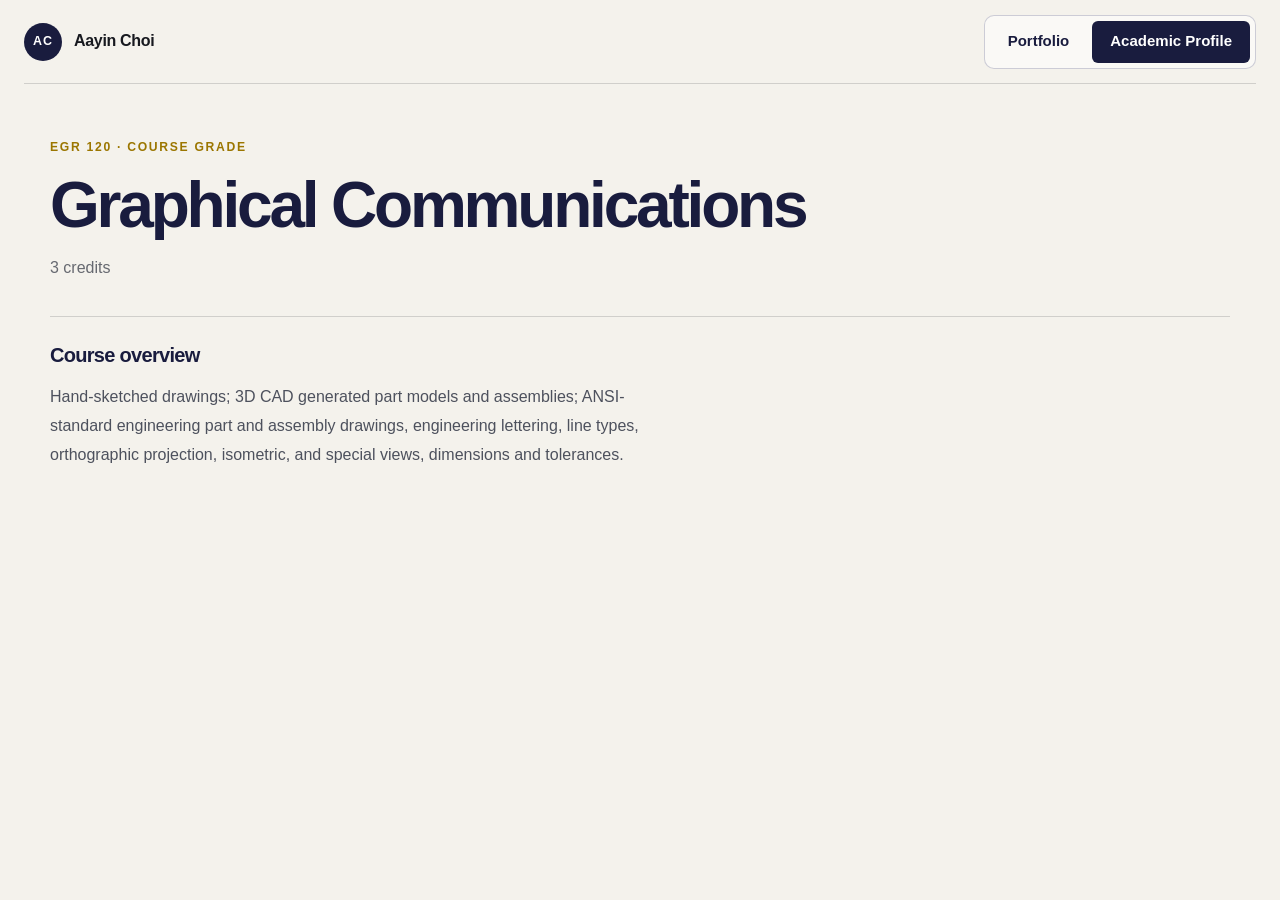
<file: egr120-course.html>
<!doctype html>
<html lang="en">
<head>
  <meta charset="utf-8">
  <meta name="viewport" content="width=device-width, initial-scale=1">
  <title>EGR 120 Course Grade | Aayin Choi</title>
  <link rel="icon" href="favicon.svg" type="image/svg+xml">
  <link rel="stylesheet" href="styles.css">
</head>
<body id="top" class="academic-page">
  <header class="site-header site-header-with-nav">
    <a class="wordmark" href="index.html" aria-label="Aayin Choi portfolio home">
      <span class="wordmark-mark">AC</span>
      <span>Aayin Choi</span>
    </a>
    <nav class="site-page-nav" aria-label="Primary navigation">
      <a href="index.html">Portfolio</a>
      <a href="academic-profile.html" aria-current="page">Academic Profile</a>
    </nav>
  </header>

  <main class="course-detail shell">
    <p class="eyebrow">EGR 120 · Course Grade</p>
    <h1>Graphical Communications</h1>
    <p class="course-detail-meta">3 credits</p>
    <section class="course-overview" aria-labelledby="course-overview-title">
      <h2 id="course-overview-title">Course overview</h2>
      <p class="course-overview-description">Hand-sketched drawings; 3D CAD generated part models and assemblies; ANSI-standard engineering part and assembly drawings, engineering lettering, line types, orthographic projection, isometric, and special views, dimensions and tolerances.</p>
    </section>
  </main>
</body>
</html>
</file>
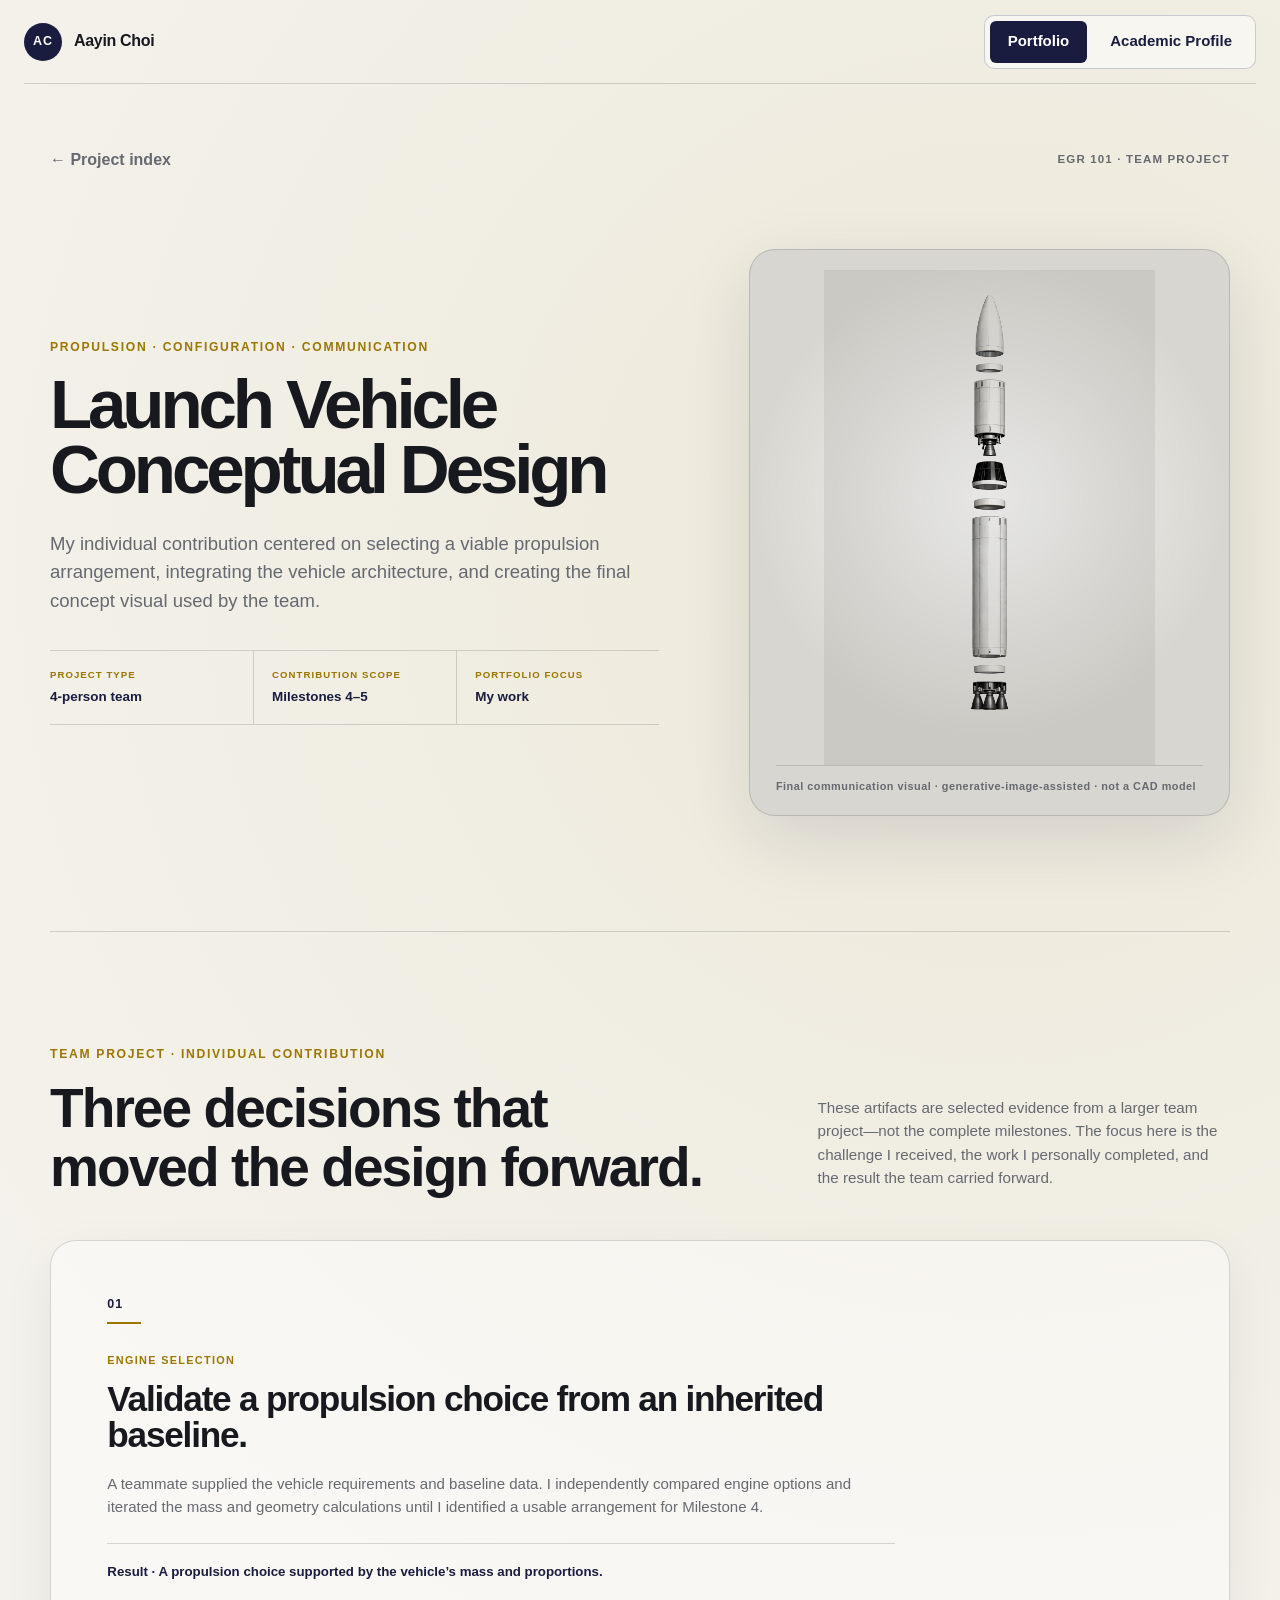
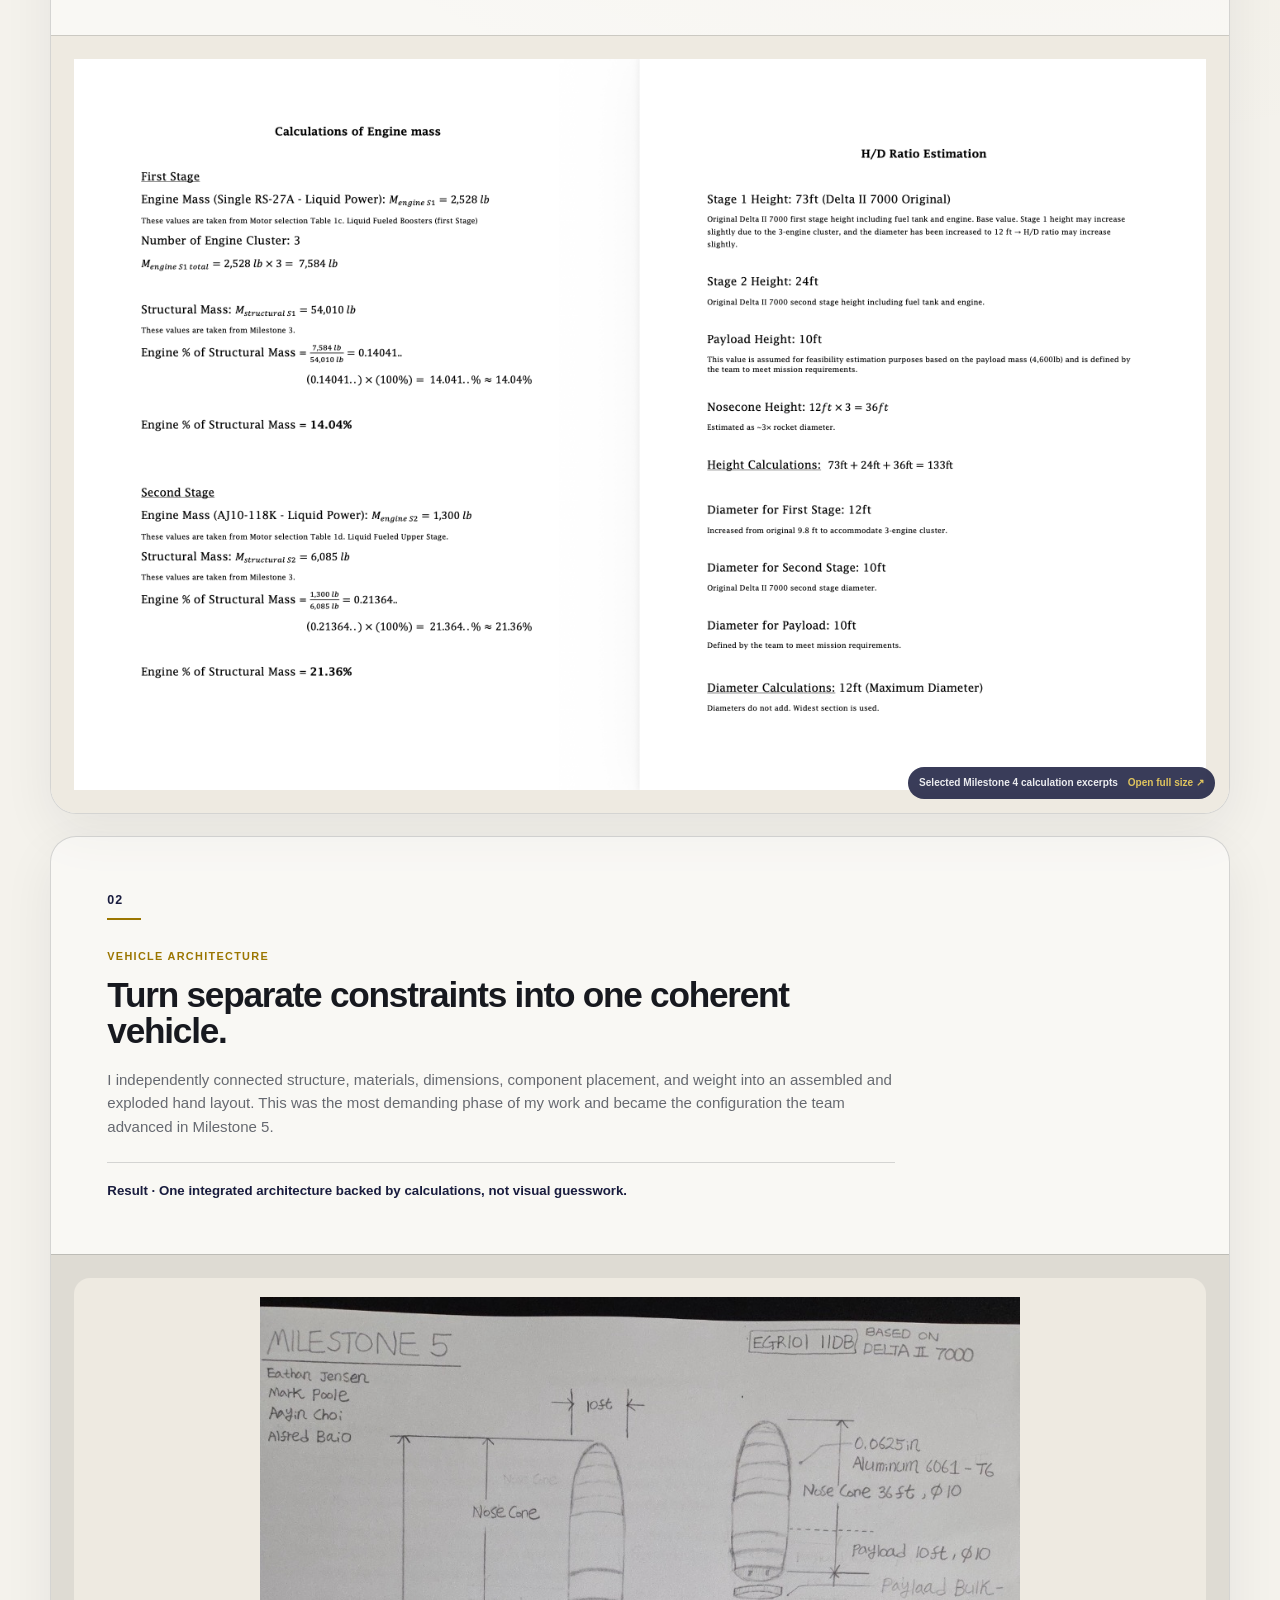
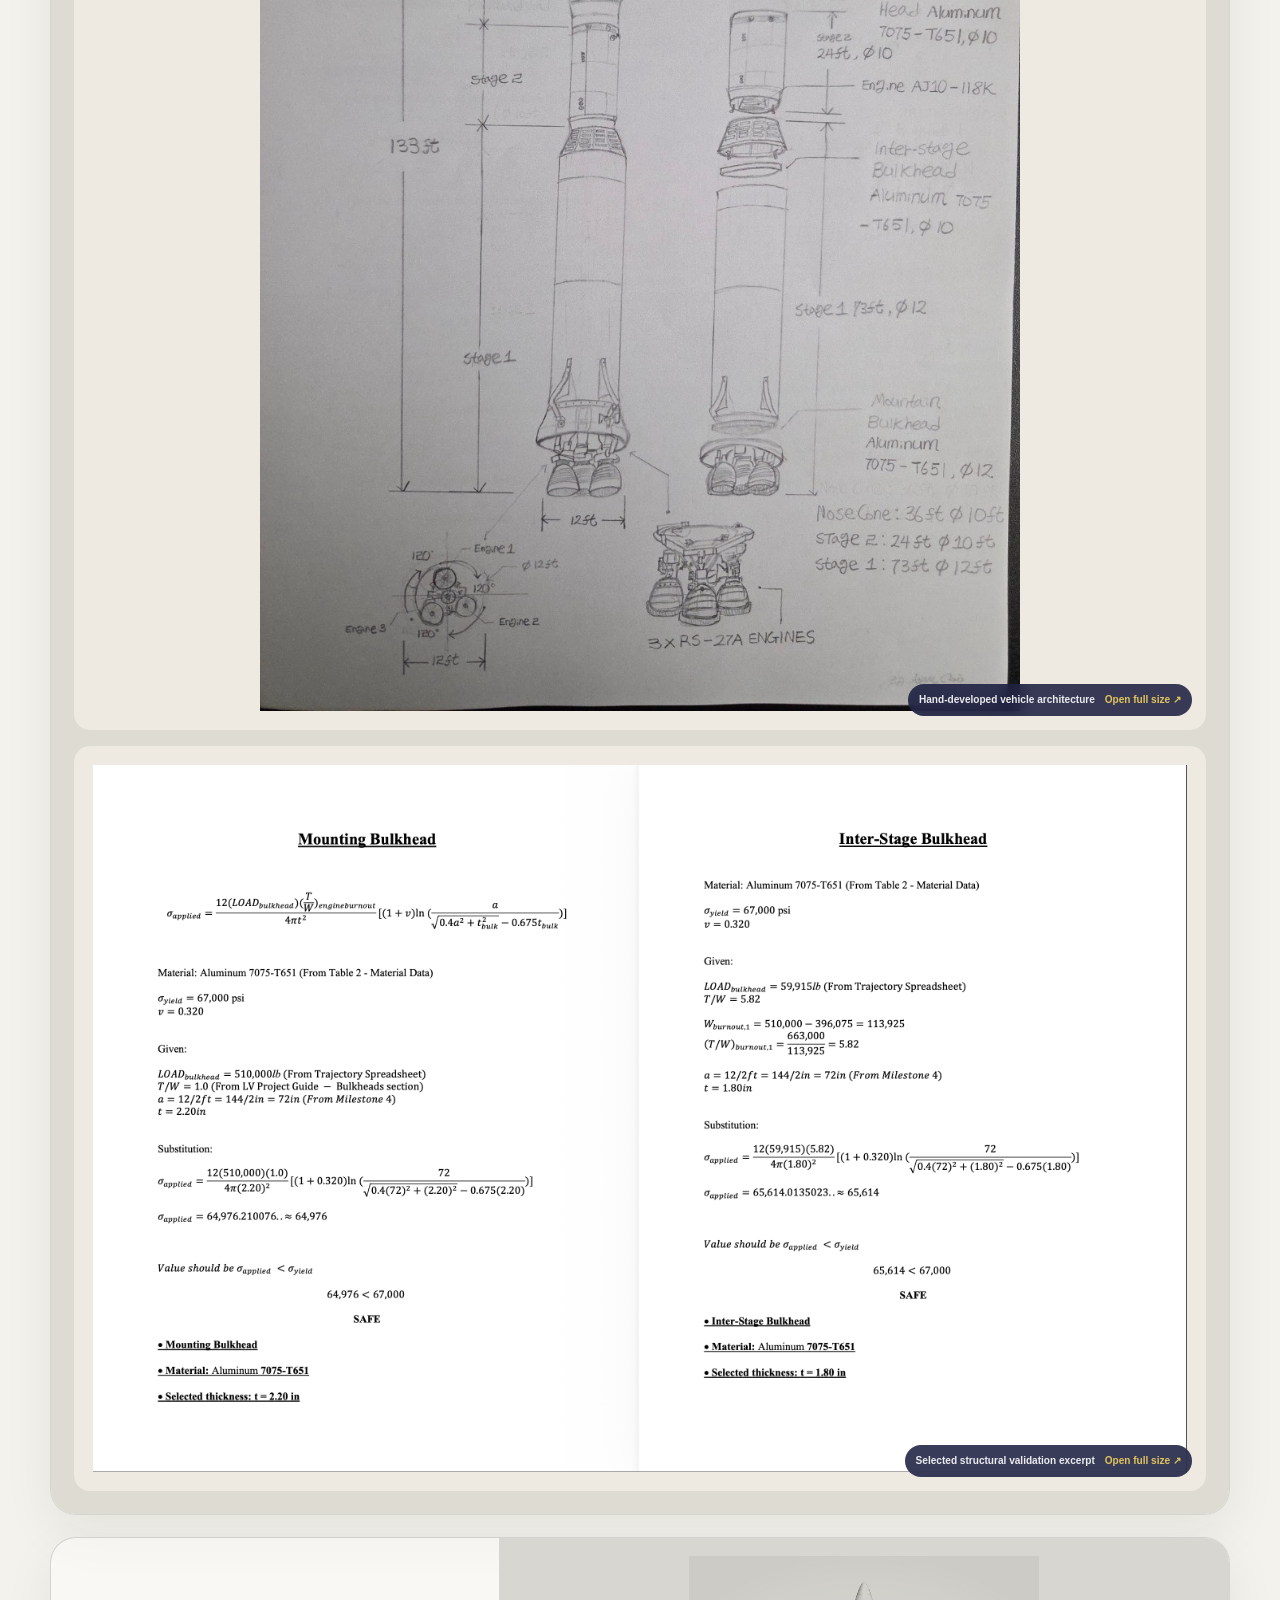
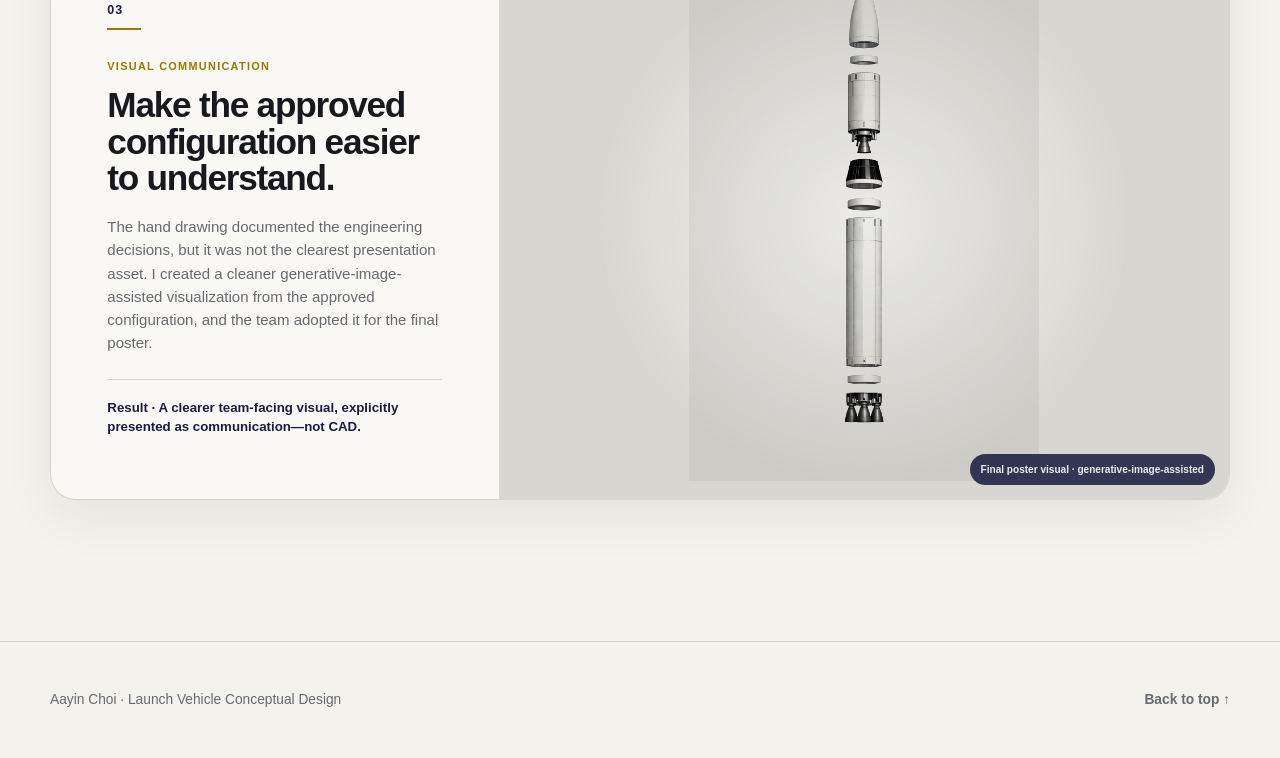
<file: launch-vehicle.html>
<!doctype html>
<html lang="en">
<head>
  <meta charset="utf-8">
  <meta name="viewport" content="width=device-width, initial-scale=1">
  <meta name="description" content="Aayin Choi's individual contribution to a four-person launch vehicle conceptual design project.">
  <title>Launch Vehicle Conceptual Design | Aayin Choi</title>
  <link rel="icon" href="favicon.svg" type="image/svg+xml">
  <link rel="stylesheet" href="styles.css">
</head>
<body id="top" class="lvp-page">
  <header class="site-header site-header-with-nav">
    <a class="wordmark" href="index.html" aria-label="Aayin Choi portfolio home">
      <span class="wordmark-mark">AC</span>
      <span>Aayin Choi</span>
    </a>
    <nav class="site-page-nav" aria-label="Primary navigation">
      <a href="index.html" aria-current="true">Portfolio</a>
      <a href="academic-profile.html">Academic Profile</a>
    </nav>
  </header>

  <main>
    <section class="lvp-hero shell" aria-labelledby="lvp-title">
      <div class="lvp-hero-topline">
        <a class="breadcrumb" href="index.html">← Project index</a>
        <p>EGR 101 · Team project</p>
      </div>

      <div class="lvp-hero-grid">
        <div class="lvp-hero-copy">
          <p class="eyebrow">Propulsion · Configuration · Communication</p>
          <h1 id="lvp-title">Launch Vehicle<br>Conceptual Design</h1>
          <p class="lvp-hero-lede">My individual contribution centered on selecting a viable propulsion arrangement, integrating the vehicle architecture, and creating the final concept visual used by the team.</p>
          <div class="lvp-hero-context" aria-label="Project context">
            <div>
              <span>Project type</span>
              <strong>4-person team</strong>
            </div>
            <div>
              <span>Contribution scope</span>
              <strong>Milestones 4–5</strong>
            </div>
            <div>
              <span>Portfolio focus</span>
              <strong>My work</strong>
            </div>
          </div>
        </div>

        <figure class="lvp-hero-visual">
          <img src="lvp-concept-visualization.png" alt="Exploded concept visualization of the launch vehicle">
          <figcaption>Final communication visual · generative-image-assisted · not a CAD model</figcaption>
        </figure>
      </div>

    </section>

    <section class="lvp-story shell" id="story" aria-labelledby="lvp-story-title">
      <header class="lvp-story-header">
        <div>
          <p class="eyebrow">Team project · Individual contribution</p>
          <h2 id="lvp-story-title">Three decisions that moved the design forward.</h2>
        </div>
        <p>These artifacts are selected evidence from a larger team project—not the complete milestones. The focus here is the challenge I received, the work I personally completed, and the result the team carried forward.</p>
      </header>

      <article class="lvp-story-row lvp-story-row-document">
        <div class="lvp-story-copy">
          <div class="lvp-story-number">01</div>
          <p class="lvp-story-label">Engine selection</p>
          <h3>Validate a propulsion choice from an inherited baseline.</h3>
          <p>A teammate supplied the vehicle requirements and baseline data. I independently compared engine options and iterated the mass and geometry calculations until I identified a usable arrangement for Milestone 4.</p>
          <strong class="lvp-story-result">Result · A propulsion choice supported by the vehicle’s mass and proportions.</strong>
        </div>
        <figure class="lvp-story-visual lvp-story-visual-wide">
          <a class="lvp-evidence-link" href="lvp-engine-selection.png" target="_blank" rel="noopener" aria-label="Open the Milestone 4 calculation excerpts at full size">
            <img src="lvp-engine-selection.png" alt="Selected propulsion and geometry calculations from Milestone 4">
          </a>
          <figcaption>Selected Milestone 4 calculation excerpts <span>Open full size ↗</span></figcaption>
        </figure>
      </article>

      <article class="lvp-story-row lvp-story-row-document">
        <div class="lvp-story-copy">
          <div class="lvp-story-number">02</div>
          <p class="lvp-story-label">Vehicle architecture</p>
          <h3>Turn separate constraints into one coherent vehicle.</h3>
          <p>I independently connected structure, materials, dimensions, component placement, and weight into an assembled and exploded hand layout. This was the most demanding phase of my work and became the configuration the team advanced in Milestone 5.</p>
          <strong class="lvp-story-result">Result · One integrated architecture backed by calculations, not visual guesswork.</strong>
        </div>
        <div class="lvp-story-collage lvp-story-collage-large" aria-label="Selected Milestone 5 evidence">
          <figure class="lvp-story-visual">
            <a class="lvp-evidence-link lvp-evidence-link-portrait" href="lvp-hand-layout.jpeg" target="_blank" rel="noopener" aria-label="Open the hand-developed launch vehicle layout at full size">
              <img src="lvp-hand-layout.jpeg" alt="Hand-developed assembled and exploded launch vehicle layout">
            </a>
            <figcaption>Hand-developed vehicle architecture <span>Open full size ↗</span></figcaption>
          </figure>
          <figure class="lvp-story-visual">
            <a class="lvp-evidence-link" href="lvp-structure-validation.png" target="_blank" rel="noopener" aria-label="Open the structural sizing calculations at full size">
              <img src="lvp-structure-validation.png" alt="Selected structural sizing calculations">
            </a>
            <figcaption>Selected structural validation excerpt <span>Open full size ↗</span></figcaption>
          </figure>
        </div>
      </article>

      <article class="lvp-story-row">
        <div class="lvp-story-copy">
          <div class="lvp-story-number">03</div>
          <p class="lvp-story-label">Visual communication</p>
          <h3>Make the approved configuration easier to understand.</h3>
          <p>The hand drawing documented the engineering decisions, but it was not the clearest presentation asset. I created a cleaner generative-image-assisted visualization from the approved configuration, and the team adopted it for the final poster.</p>
          <strong class="lvp-story-result">Result · A clearer team-facing visual, explicitly presented as communication—not CAD.</strong>
        </div>
        <figure class="lvp-story-visual lvp-story-visual-concept">
          <img src="lvp-concept-visualization.png" alt="Generative-image-assisted exploded visualization of the approved vehicle concept">
          <figcaption>Final poster visual · generative-image-assisted</figcaption>
        </figure>
      </article>
    </section>
  </main>

  <footer class="site-footer">
    <div class="shell footer-inner">
      <p>Aayin Choi · Launch Vehicle Conceptual Design</p>
      <a href="#top" onclick="window.scrollTo({top:0,behavior:'smooth'}); return false;">Back to top ↑</a>
    </div>
  </footer>
</body>
</html>
</file>
<file: styles.css>
:root {
  --paper: #f4f2ec;
  --paper-strong: #ece8de;
  --ink: #17191f;
  --muted: #666970;
  --navy: #252856;
  --navy-deep: #191c3e;
  --navy-soft: #3d3f73;
  --scope-accent: #59628f;
  --gold: #9b7600;
  --line: rgba(23, 25, 31, 0.16);
  --white: #fff;
  --radius-lg: 26px;
  --radius-md: 16px;
  --shadow: 0 24px 70px rgba(26, 28, 50, 0.12);
}

* { box-sizing: border-box; }

html { scroll-behavior: smooth; }

body {
  margin: 0;
  background: var(--paper);
  color: var(--ink);
  font-family: Inter, ui-sans-serif, -apple-system, BlinkMacSystemFont, "Segoe UI", sans-serif;
  line-height: 1.55;
  -webkit-font-smoothing: antialiased;
}

img { display: block; max-width: 100%; }
a { color: inherit; }

.shell {
  width: min(1180px, calc(100% - 48px));
  margin-inline: auto;
}

.site-header {
  width: min(1280px, calc(100% - 48px));
  min-height: 84px;
  margin-inline: auto;
  display: flex;
  align-items: center;
  justify-content: space-between;
  border-bottom: 1px solid var(--line);
}

.wordmark {
  display: inline-flex;
  align-items: center;
  gap: 12px;
  text-decoration: none;
  font-weight: 750;
  letter-spacing: -0.02em;
}

.wordmark-mark {
  display: grid;
  place-items: center;
  width: 38px;
  aspect-ratio: 1;
  border-radius: 50%;
  background: var(--navy-deep);
  color: var(--white);
  font-size: 0.78rem;
  letter-spacing: 0.08em;
}

.site-nav { display: flex; gap: 28px; }
.site-nav a {
  text-decoration: none;
  color: var(--muted);
  font-size: 0.92rem;
  font-weight: 650;
}
.site-nav a:hover, .site-nav a:focus-visible { color: var(--navy); }

.portfolio-intro {
  position: relative;
  display: grid;
  grid-template-columns: minmax(0, 1.12fr) minmax(340px, 0.88fr);
  gap: 16px;
  margin-top: 34px;
  padding: 16px;
  overflow: hidden;
  border: 1px solid var(--line);
  border-radius: var(--radius-lg);
  background:
    linear-gradient(90deg, rgba(155,118,0,0.08) 1px, transparent 1px) 0 0 / 58px 58px,
    linear-gradient(rgba(155,118,0,0.08) 1px, transparent 1px) 0 0 / 58px 58px,
    rgba(255,255,255,0.42);
  box-shadow: 0 22px 60px rgba(26, 28, 50, 0.08);
}

.portfolio-intro-main {
  position: relative;
  min-height: 418px;
  padding: clamp(32px, 4.5vw, 58px);
  overflow: hidden;
  border-radius: 20px;
  background: transparent;
}

.portfolio-intro-main::after {
  content: "";
  position: absolute;
  right: -72px;
  bottom: -120px;
  width: 290px;
  aspect-ratio: 1;
  border: 1px solid rgba(155,118,0,0.24);
  border-radius: 50%;
  box-shadow: 0 0 0 34px rgba(155,118,0,0.05), 0 0 0 68px rgba(155,118,0,0.035);
}

.portfolio-intro-topline {
  position: relative;
  z-index: 1;
  display: flex;
  align-items: center;
  justify-content: space-between;
  gap: 24px;
}

.portfolio-intro-topline .eyebrow { margin-bottom: 0; }

.portfolio-intro-topline > span {
  color: var(--muted);
  font-size: 0.68rem;
  font-weight: 800;
  letter-spacing: 0.08em;
  text-transform: uppercase;
}

.portfolio-intro h1 {
  position: relative;
  z-index: 1;
  display: grid;
  max-width: 700px;
  margin: auto 0 0;
  padding-top: 58px;
  font-size: clamp(3.15rem, 5vw, 4.25rem);
  line-height: 0.92;
  letter-spacing: -0.055em;
}

.portfolio-intro h1 span:last-child { color: var(--navy-deep); }

.portfolio-disciplines {
  position: relative;
  z-index: 1;
  display: flex;
  flex-wrap: wrap;
  gap: 7px;
  margin-top: 42px;
}

.portfolio-disciplines span {
  padding: 8px 12px;
  border: 1px solid rgba(23,25,31,0.13);
  border-radius: 999px;
  background: rgba(244,242,236,0.78);
  color: var(--navy-deep);
  font-size: 0.7rem;
  font-weight: 850;
  letter-spacing: 0.08em;
  text-transform: uppercase;
}

.portfolio-intro-panel {
  position: relative;
  z-index: 1;
  align-self: center;
  min-width: 0;
  padding: 28px 30px;
  color: var(--ink);
}

.portfolio-panel-name {
  margin: 0;
  color: #343a72;
  font-size: clamp(2.7rem, 4.4vw, 4rem);
  line-height: 1;
  letter-spacing: -0.065em;
}

.portfolio-panel-name span:last-child { color: #8a6d24; }

.personal-intro {
  display: grid;
  grid-template-columns: minmax(0, 1.12fr) minmax(340px, 0.88fr);
  position: relative;
  align-items: center;
  column-gap: 16px;
  row-gap: 26px;
  margin-top: 30px;
  padding: 28px 16px;
  border: 1px solid var(--line);
  border-radius: 20px;
  background:
    linear-gradient(115deg, rgba(255,255,255,0.55), transparent 65%),
    #ece8de;
  box-shadow: inset 5px 0 0 var(--navy-soft);
}

.personal-identity { min-width: 0; padding-inline: clamp(32px, 4.5vw, 58px); }
.personal-summary { min-width: 0; padding-inline: 30px; }

.personal-identity .eyebrow {
  margin: 0 0 12px;
  font-size: 0.875rem;
}

.personal-school {
  display: flex;
  align-items: center;
  margin-top: 14px;
}
.personal-school .personal-affiliation { min-width: 0; margin: 0; }

.personal-affiliation {
  display: grid;
  gap: 2px;
  margin: 14px 0 0;
  color: var(--navy-deep);
  font-size: 1rem;
  font-weight: 650;
}

.personal-affiliation span {
  color: var(--muted);
  font-size: 0.875rem;
  font-weight: 500;
}

.personal-summary > p:not(.personal-summary-label) {
  max-width: 56ch;
  margin: 0;
  color: #4d515d;
  font-size: 1rem;
  line-height: 1.65;
}

.personal-links {
  display: flex;
  flex-wrap: wrap;
  align-items: center;
  gap: 10px 24px;
  margin-top: 20px;
}

.personal-links a,
.personal-links .personal-email-toggle {
  color: var(--navy-deep);
  font-size: 0.875rem;
  font-weight: 750;
  text-decoration: underline;
  text-underline-offset: 4px;
}

.personal-links .personal-resume {
  padding: 10px 18px;
  border: 1px solid var(--navy-deep);
  border-radius: 8px;
  background: var(--navy-deep);
  color: var(--white);
  text-decoration: none;
}

.personal-links .personal-email-toggle {
  border: 0;
  padding: 0;
  background: transparent;
  font-family: inherit;
  line-height: inherit;
  cursor: pointer;
}
.personal-links a:hover,
.personal-links .personal-email-toggle:hover { opacity: 0.75; }
.personal-links a:focus-visible,
.personal-links button:focus-visible,
.email-contact :focus-visible,
.project-directory a:focus-visible {
  outline: 3px solid #9b7600;
  outline-offset: 4px;
}

.personal-summary .personal-summary-label {
  margin: 0 0 10px;
  color: var(--gold);
  font-size: 0.875rem;
  font-weight: 750;
}

.email-contact { max-width: 390px; margin-top: 16px; }
.email-address-label { display: block; margin-bottom: 6px; color: var(--muted); font-size: 0.875rem; }
.email-copy-row { display: flex; gap: 8px; }
.email-copy-row input {
  width: 100%;
  min-width: 0;
  padding: 9px 10px;
  border: 1px solid var(--line);
  border-radius: 6px;
  background: rgba(255,255,255,0.55);
  color: var(--navy-deep);
  font: inherit;
  font-size: 1rem;
}
.email-copy {
  flex: 0 0 auto;
  padding: 8px 12px;
  border: 1px solid var(--navy-deep);
  border-radius: 6px;
  background: var(--navy-deep);
  color: var(--white);
  font: inherit;
  font-size: 0.875rem;
  font-weight: 650;
  cursor: pointer;
}
.email-copy-status { margin: 6px 0 0; color: var(--navy-deep); font-size: 0.875rem; }
.email-copy-status:empty { display: none; }

.project-directory-title {
  display: flex;
  align-items: center;
  justify-content: space-between;
  margin: 0 0 8px;
  color: var(--muted);
  font-size: 0.875rem;
  font-weight: 650;
}
.project-directory-title span { color: var(--gold); font-variant-numeric: tabular-nums; }
.project-directory { margin: 0; padding: 0; list-style: none; }
.project-directory li + li { border-top: 1px solid var(--line); }
.project-directory a {
  display: grid;
  grid-template-columns: 22px minmax(0, 1fr);
  align-items: baseline;
  gap: 12px;
  padding: 17px 0;
  color: var(--navy-deep);
  font-size: 1rem;
  font-weight: 650;
  line-height: 1.4;
  text-decoration: none;
}
.project-directory-number { color: #8a6d24; font-size: 0.875rem; font-variant-numeric: tabular-nums; }
.project-directory a:hover > span:last-child { text-decoration: underline; text-underline-offset: 4px; }
.index-card[id] { scroll-margin-top: 28px; }

.resume-section {
  display: flex;
  align-items: center;
  justify-content: space-between;
  gap: 24px;
  margin-top: 24px;
  padding: 22px 28px;
  border: 1px solid var(--line);
  border-radius: var(--radius-md);
  background: rgba(255,255,255,0.35);
}

.resume-section h2 {
  margin: 0;
  color: var(--navy-deep);
  font-size: 1.25rem;
  line-height: 1.2;
}

.resume-section p {
  margin: 4px 0 0;
  color: var(--muted);
  font-size: 0.875rem;
}

.resume-section .resume-open {
  flex: 0 0 auto;
  min-height: 44px;
  padding: 0 18px;
  border-radius: 8px;
  border-color: var(--navy-deep);
  background: var(--navy-deep);
  color: var(--white);
}

.resume-section .resume-open:hover,
.resume-section .resume-open:focus-visible {
  border-color: var(--navy);
  background: var(--navy);
}

.resume-section .resume-open:focus-visible {
  outline: 3px solid var(--navy-deep);
  outline-offset: 4px;
}

@media (max-width: 620px) {
  .resume-section { flex-wrap: wrap; gap: 16px; padding: 20px; }
}

.project-index { padding-block: 32px 110px; }
.index-heading {
  display: flex;
  align-items: baseline;
  justify-content: space-between;
  gap: 24px;
  margin-bottom: 22px;
}
.index-heading h2 { margin-bottom: 0; font-size: 1.12rem; letter-spacing: 0; }
.index-heading span {
  color: var(--muted);
  font-size: 0.75rem;
  font-weight: 800;
  letter-spacing: 0.12em;
  text-transform: uppercase;
}

.index-grid {
  display: grid;
  grid-template-columns: repeat(2, minmax(0, 1fr));
  gap: 18px;
}

.index-card {
  display: grid;
  grid-template-columns: 44px minmax(0, 1fr);
  grid-template-rows: auto minmax(0, 1fr);
  gap: 0 18px;
  min-height: 600px;
  padding: 18px 24px 26px;
  overflow: hidden;
  border: 1px solid var(--line);
  border-radius: var(--radius-lg);
  background: rgba(255,255,255,0.58);
}
.index-card-live { box-shadow: 0 18px 50px rgba(26, 28, 50, 0.09); }
.index-number {
  grid-column: 1;
  grid-row: 2;
  padding-top: 26px;
  color: var(--gold);
  font-size: 0.78rem;
  font-weight: 850;
  letter-spacing: 0.12em;
}
.index-content {
  grid-column: 2;
  grid-row: 2;
  align-self: start;
  padding-top: 24px;
}
.index-content h3 { margin-bottom: 14px; font-size: clamp(1.55rem, 2.2vw, 2.1rem); }
.index-content h3 a { text-decoration: none; }
.index-content h3 a:hover, .index-content h3 a:focus-visible { color: var(--navy); }
.index-content > p { max-width: 700px; margin-bottom: 17px; color: var(--muted); }
.index-meta { display: flex; flex-wrap: wrap; gap: 8px; margin-bottom: 18px; }
.index-meta span {
  padding: 5px 9px;
  border-radius: 999px;
  background: var(--paper-strong);
  color: var(--muted);
  font-size: 0.68rem;
  font-weight: 800;
  letter-spacing: 0.05em;
  text-transform: uppercase;
}
.index-achievements { display: flex; flex-wrap: wrap; gap: 10px 20px; margin-bottom: 21px; }
.index-achievements strong {
  position: relative;
  color: var(--navy-deep);
  font-size: 0.82rem;
}
.index-achievements strong:not(:last-child)::after {
  content: "·";
  position: absolute;
  right: -13px;
  color: var(--gold);
}
.index-actions { display: flex; flex-wrap: wrap; gap: 10px; }
.index-actions .button { min-height: 42px; padding-inline: 16px; font-size: 0.84rem; }

.index-visual {
  position: relative;
  display: block;
  grid-column: 1 / -1;
  grid-row: 1;
  aspect-ratio: 3 / 2;
  min-height: 0;
  align-self: stretch;
  overflow: hidden;
  border-radius: var(--radius-md);
  background: var(--navy-soft);
}
.index-visual img { width: 100%; height: 100%; object-fit: contain; transition: transform 350ms ease; }
.index-visual span {
  position: absolute;
  right: 15px;
  bottom: 15px;
  padding: 7px 10px;
  border-radius: 999px;
  background: rgba(25,28,62,0.88);
  color: var(--white);
  font-size: 0.72rem;
  font-weight: 750;
}
.index-visual:hover img { transform: none; }

.index-visual-lvp {
  display: grid;
  place-items: center;
  background:
    radial-gradient(circle at 50% 45%, rgba(255,255,255,0.7), transparent 58%),
    #c9c9c4;
}

.index-visual-lvp img {
  width: 100%;
  height: 100%;
  object-fit: contain;
  transform: scale(1);
  filter: contrast(1.24) brightness(0.92);
  mix-blend-mode: multiply;
}

.index-visual-lvp:hover img { transform: scale(1); }

.index-card-pending { background: rgba(236,232,222,0.52); }
.coming-soon {
  margin-bottom: 0 !important;
  color: var(--gold) !important;
  font-size: 0.78rem;
  font-weight: 800;
  letter-spacing: 0.08em;
  text-transform: uppercase;
}
.index-placeholder {
  grid-column: 1 / -1;
  grid-row: 1;
  aspect-ratio: 3 / 2;
  min-height: 0;
  display: flex;
  flex-direction: column;
  justify-content: flex-end;
  padding: 28px;
  border-radius: var(--radius-md);
  background: linear-gradient(145deg, var(--navy-deep), var(--navy-soft));
  color: var(--white);
}
.index-placeholder span { margin-bottom: auto; color: rgba(255,255,255,0.56); font-size: 0.72rem; font-weight: 800; letter-spacing: 0.13em; }
.index-placeholder strong { margin-bottom: 4px; font-size: 1.45rem; }
.index-placeholder small { color: rgba(255,255,255,0.62); }

.hero {
  min-height: 650px;
  display: grid;
  grid-template-columns: 0.9fr 1.1fr;
  align-items: center;
  gap: clamp(40px, 6vw, 90px);
  padding-block: 86px 72px;
}

.eyebrow {
  margin: 0 0 16px;
  color: var(--gold);
  font-size: 0.76rem;
  line-height: 1.3;
  font-weight: 800;
  letter-spacing: 0.14em;
  text-transform: uppercase;
}

h1, h2, h3, p { margin-top: 0; }
h1, h2, h3 { line-height: 1.08; letter-spacing: -0.035em; }

h1 {
  margin-bottom: 24px;
  font-size: clamp(3rem, 6vw, 5.9rem);
  font-weight: 720;
}

h2 { font-size: clamp(2rem, 4vw, 3.7rem); }
h3 { font-size: clamp(1.35rem, 2.2vw, 2rem); }

.hero-lede {
  max-width: 650px;
  margin-bottom: 32px;
  color: var(--muted);
  font-size: clamp(1.04rem, 1.6vw, 1.24rem);
}

.hero-actions { display: flex; flex-wrap: wrap; gap: 12px; }

.button {
  display: inline-flex;
  justify-content: center;
  align-items: center;
  min-height: 48px;
  padding: 0 20px;
  border-radius: 999px;
  text-decoration: none;
  font-size: 0.92rem;
  font-weight: 750;
  transition: transform 160ms ease, box-shadow 160ms ease, background 160ms ease;
}
.button:hover { transform: translateY(-2px); }
.button-primary { background: var(--navy-deep); color: var(--white); box-shadow: 0 12px 28px rgba(25, 28, 62, 0.2); }
.button-primary:hover { background: var(--navy); }
.button-secondary { border: 1px solid var(--line); background: rgba(255,255,255,0.42); }
.button-secondary:hover { box-shadow: 0 10px 24px rgba(24,26,41,0.08); }
.button-light { background: var(--white); color: var(--navy-deep); }

.hero-visual {
  margin: 0;
  overflow: hidden;
  border-radius: var(--radius-lg);
  background: var(--navy);
  box-shadow: var(--shadow);
}
.hero-visual img { width: 100%; height: 100%; min-height: 420px; object-fit: cover; }

.metric-band {
  display: grid;
  grid-template-columns: repeat(4, 1fr);
  background: var(--navy-deep);
  color: var(--white);
  padding: 34px max(24px, calc((100% - 1180px) / 2));
}
.metric { padding: 6px 28px; border-right: 1px solid rgba(255,255,255,0.18); }
.metric:first-child { padding-left: 0; }
.metric:last-child { border-right: 0; }
.metric strong { display: block; font-size: clamp(1.45rem, 2.4vw, 2.2rem); letter-spacing: -0.035em; }
.metric span { color: rgba(255,255,255,0.65); font-size: 0.84rem; }

.work, .principles { padding-block: 120px; }
.section-heading {
  display: grid;
  grid-template-columns: 1fr 0.8fr;
  align-items: end;
  gap: 56px;
  margin-bottom: 48px;
}
.section-heading h2 { margin-bottom: 0; }
.section-heading > p { margin: 0 0 6px; color: var(--muted); font-size: 1.06rem; }
.section-heading.compact { grid-template-columns: 1fr; }

.project-card {
  display: grid;
  grid-template-columns: 1.25fr 0.75fr;
  min-height: 560px;
  overflow: hidden;
  border: 1px solid var(--line);
  border-radius: var(--radius-lg);
  background: var(--white);
  box-shadow: var(--shadow);
}
.project-image { display: block; background: var(--navy); overflow: hidden; }
.project-image img { width: 100%; height: 100%; object-fit: cover; transition: transform 400ms ease; }
.project-image:hover img { transform: scale(1.02); }
.project-copy { display: flex; flex-direction: column; justify-content: center; padding: clamp(36px, 5vw, 68px); }
.project-copy p { color: var(--muted); }
.project-meta { display: flex; flex-wrap: wrap; gap: 8px; margin-bottom: 26px; }
.project-meta span { padding: 6px 10px; border-radius: 999px; background: var(--paper); color: var(--muted); font-size: 0.72rem; font-weight: 750; letter-spacing: 0.04em; text-transform: uppercase; }
.text-link { margin-top: 12px; color: var(--navy); text-decoration: none; font-weight: 800; }
.text-link:hover span { margin-left: 4px; }

.principles { border-top: 1px solid var(--line); }
.principle-grid { display: grid; grid-template-columns: repeat(3, 1fr); gap: 18px; }
.principle-grid article { min-height: 265px; padding: 34px; border-radius: var(--radius-md); background: var(--paper-strong); }
.principle-grid span { color: var(--gold); font-size: 0.78rem; font-weight: 800; }
.principle-grid h3 { margin-top: 44px; margin-bottom: 14px; font-size: 1.35rem; }
.principle-grid p { margin-bottom: 0; color: var(--muted); }

.case-hero { padding-block: 52px 74px; }
.breadcrumb { display: inline-block; margin-bottom: 52px; color: var(--muted); text-decoration: none; font-weight: 700; }
.case-hero-grid { display: grid; grid-template-columns: 0.95fr 1.05fr; align-items: center; gap: 64px; }
.case-hero h1 { font-size: clamp(3rem, 5.5vw, 5.4rem); }
.case-visual img { min-height: 360px; }

.case-metrics {
  display: grid;
  grid-template-columns: repeat(4, 1fr);
  margin-bottom: 110px;
  overflow: hidden;
  border: 1px solid var(--line);
  border-radius: var(--radius-md);
  background: rgba(255,255,255,0.38);
}
.case-metrics div { min-height: 122px; padding: 26px; border-right: 1px solid var(--line); }
.case-metrics div:last-child { border-right: 0; }
.case-metrics span { display: block; margin-bottom: 10px; color: var(--muted); font-size: 0.75rem; font-weight: 800; letter-spacing: 0.08em; text-transform: uppercase; }
.case-metrics strong { font-size: 1.12rem; }

/* One-screen project preview */
.project-detail-page {
  min-height: 100vh;
  background:
    radial-gradient(circle at 78% 28%, rgba(61,63,115,0.09), transparent 30%),
    var(--paper);
}

.project-detail-page .site-header {
  min-height: 72px;
}

.case-spotlight {
  min-height: calc(100vh - 72px);
  display: flex;
  flex-direction: column;
  justify-content: flex-start;
  padding-block: clamp(28px, 4vh, 58px);
}

.case-topline {
  display: flex;
  align-items: center;
  justify-content: space-between;
  gap: 24px;
  margin-bottom: clamp(24px, 3.4vh, 46px);
}

.case-topline .breadcrumb {
  margin: 0;
  color: var(--ink);
  font-size: 0.78rem;
  font-weight: 800;
  letter-spacing: 0.04em;
}

.case-topline p {
  margin: 0;
  color: var(--muted);
  font-size: 0.72rem;
  font-weight: 800;
  letter-spacing: 0.1em;
  text-transform: uppercase;
}

.case-spotlight-grid {
  display: grid;
  grid-template-columns: minmax(0, 0.9fr) minmax(420px, 1.1fr);
  align-items: center;
  gap: clamp(38px, 6vw, 88px);
}

.case-spotlight-copy h1 {
  max-width: 640px;
  margin-bottom: 24px;
  font-size: clamp(2.7rem, 3.45vw, 3.95rem);
  font-weight: 720;
  line-height: 1.01;
  letter-spacing: -0.043em;
  text-wrap: balance;
}

.case-title-line {
  display: block;
}

.case-summary {
  max-width: 600px;
  margin-bottom: 30px;
  color: var(--muted);
  font-size: clamp(1rem, 1.35vw, 1.18rem);
}

.case-cta {
  display: inline-flex;
  align-items: center;
  gap: 42px;
  min-height: 54px;
  padding: 0 18px 0 22px;
  border-radius: 999px;
  background: var(--navy-deep);
  color: var(--white);
  text-decoration: none;
  font-size: 0.9rem;
  font-weight: 800;
  box-shadow: 0 14px 34px rgba(25,28,62,0.2);
  transition: transform 160ms ease, background 160ms ease;
}

.case-cta span:last-child {
  display: grid;
  place-items: center;
  width: 28px;
  aspect-ratio: 1;
  border-radius: 50%;
  background: rgba(255,255,255,0.13);
}

.case-cta:hover,
.case-cta:focus-visible {
  transform: translateY(-2px);
  background: var(--navy);
}

.case-spotlight-visual {
  position: relative;
  margin: 0;
  aspect-ratio: 1.42 / 1;
  overflow: hidden;
  border-radius: var(--radius-lg);
  background: var(--navy-soft);
  box-shadow: var(--shadow);
}

.case-spotlight-visual::after {
  content: "EXPLODED ASSEMBLY";
  position: absolute;
  right: 20px;
  bottom: 18px;
  color: rgba(255,255,255,0.68);
  font-size: 0.64rem;
  font-weight: 850;
  letter-spacing: 0.13em;
}

.case-spotlight-visual img {
  width: 100%;
  height: 100%;
  object-fit: contain;
}

.case-proof {
  display: grid;
  grid-template-columns: 0.9fr 0.9fr 1.15fr 1.15fr;
  margin-top: clamp(34px, 5vh, 66px);
  overflow: hidden;
  border: 1px solid var(--line);
  border-radius: var(--radius-md);
  background: rgba(255,255,255,0.45);
}

.case-proof > div {
  min-height: 118px;
  padding: 22px 25px;
  border-right: 1px solid var(--line);
}

.case-proof > div:last-child { border-right: 0; }

.case-proof span,
.case-proof small {
  display: block;
}

.case-proof > div > span {
  margin-bottom: 7px;
  color: var(--muted);
  font-size: 0.66rem;
  font-weight: 850;
  letter-spacing: 0.11em;
  text-transform: uppercase;
}

.case-proof strong {
  display: block;
  color: var(--navy-deep);
  font-size: clamp(1.35rem, 2vw, 1.8rem);
  line-height: 1.05;
  letter-spacing: -0.04em;
}

.case-proof-primary strong {
  color: var(--gold);
  font-size: clamp(1.8rem, 2.7vw, 2.55rem);
}

.case-proof-primary strong span {
  display: inline;
  color: var(--navy-deep);
  font-size: 0.55em;
  letter-spacing: -0.02em;
}

.case-proof-primary strong .case-proof-hash {
  color: var(--gold);
  font-size: 1em;
  letter-spacing: inherit;
}

.case-proof strong .case-proof-scope-number {
  display: inline;
  color: var(--scope-accent);
}

.case-proof small {
  margin-top: 8px;
  color: var(--muted);
  font-size: 0.72rem;
  line-height: 1.35;
}

.case-assembly {
  display: grid;
  grid-template-columns: minmax(0, 1.25fr) minmax(320px, 0.75fr);
  align-items: stretch;
  margin-top: clamp(78px, 10vw, 132px);
  overflow: hidden;
  border: 1px solid var(--line);
  border-radius: var(--radius-lg);
  background: rgba(255,255,255,0.48);
  box-shadow: 0 20px 58px rgba(26,28,50,0.085);
}

.case-assembly-visual {
  position: relative;
  min-width: 0;
  min-height: 560px;
  margin: 0;
  overflow: hidden;
  background: var(--navy-deep);
}

.case-assembly-visual img {
  width: 100%;
  height: 100%;
  object-fit: cover;
}

.case-assembly-visual figcaption {
  position: absolute;
  right: 16px;
  bottom: 16px;
  margin: 0;
  padding: 8px 11px;
  border: 1px solid rgba(255,255,255,0.16);
  border-radius: 999px;
  background: rgba(25,28,62,0.86);
  color: rgba(255,255,255,0.9);
  font-size: 0.64rem;
  font-weight: 750;
  letter-spacing: 0.035em;
  backdrop-filter: blur(8px);
}

.case-assembly-copy {
  display: flex;
  flex-direction: column;
  justify-content: center;
  padding: clamp(36px, 5vw, 66px);
}

.case-assembly-copy h2 {
  margin-bottom: 22px;
  font-size: clamp(2rem, 3.5vw, 3.35rem);
}

.case-assembly-copy > p:not(.eyebrow) {
  margin-bottom: 30px;
  color: var(--muted);
  font-size: 0.98rem;
}

.case-assembly-copy ul {
  margin: 0;
  padding: 0;
  border-top: 1px solid var(--line);
  list-style: none;
}

.case-assembly-copy li {
  padding-block: 13px;
  border-bottom: 1px solid var(--line);
  color: var(--navy-deep);
  font-size: 0.76rem;
  font-weight: 800;
  letter-spacing: 0.045em;
  text-transform: uppercase;
}

.case-preview {
  margin-top: clamp(78px, 10vw, 132px);
  padding-block: clamp(68px, 8vw, 104px) 108px;
  border-top: 1px solid var(--line);
}

.case-preview-intro {
  display: grid;
  grid-template-columns: minmax(0, 1.05fr) minmax(320px, 0.75fr);
  align-items: end;
  gap: clamp(46px, 8vw, 112px);
  margin-bottom: 50px;
}

.case-preview-intro h2 {
  max-width: 700px;
  margin-bottom: 0;
  font-size: clamp(2.2rem, 4.2vw, 4rem);
}

.case-preview-intro > p {
  margin-bottom: 5px;
  color: var(--muted);
  font-size: 1.02rem;
}

.case-workflow {
  display: grid;
  grid-template-columns: repeat(3, 1fr);
  border-block: 1px solid var(--line);
}

.case-workflow article {
  min-height: 255px;
  padding: 32px 34px 36px;
  border-right: 1px solid var(--line);
}

.case-workflow article:first-child { padding-left: 0; }
.case-workflow article:last-child { padding-right: 0; border-right: 0; }

.case-workflow article > span {
  color: var(--gold);
  font-size: 0.7rem;
  font-weight: 850;
  letter-spacing: 0.1em;
  text-transform: uppercase;
}

.case-workflow h3 {
  margin: 56px 0 13px;
  font-size: clamp(1.3rem, 2vw, 1.75rem);
}

.case-workflow p {
  margin-bottom: 0;
  color: var(--muted);
  font-size: 0.92rem;
}

.case-capabilities {
  display: grid;
  grid-template-columns: 0.7fr 2fr;
  gap: 42px;
  align-items: center;
  padding-block: 34px;
  border-bottom: 1px solid var(--line);
}

.case-capabilities p {
  margin: 0;
  color: var(--muted);
  font-size: 0.7rem;
  font-weight: 850;
  letter-spacing: 0.11em;
  text-transform: uppercase;
}

.case-capabilities ul {
  display: flex;
  flex-wrap: wrap;
  gap: 10px 24px;
  margin: 0;
  padding: 0;
  list-style: none;
}

.case-capabilities li {
  position: relative;
  color: var(--navy-deep);
  font-size: 0.88rem;
  font-weight: 750;
}

.case-capabilities li:not(:last-child)::after {
  content: "·";
  position: absolute;
  right: -15px;
  color: var(--gold);
}

.case-preview-footer {
  display: flex;
  align-items: center;
  justify-content: space-between;
  gap: 36px;
  margin-top: 42px;
  padding: 30px 34px;
  border-radius: var(--radius-md);
  background: var(--navy-deep);
  color: var(--white);
}

.case-preview-footer p {
  max-width: 680px;
  margin: 0;
  color: rgba(255,255,255,0.65);
  font-size: 0.92rem;
}

.case-preview-footer a {
  flex: 0 0 auto;
  color: var(--white);
  text-decoration: none;
  font-size: 0.88rem;
  font-weight: 800;
}

.case-preview-footer a span { margin-left: 8px; color: #d2b451; }

/* Launch vehicle project */
.lvp-page {
  background:
    radial-gradient(circle at 78% 10%, rgba(155,118,0,0.08), transparent 24%),
    var(--paper);
}

.lvp-hero {
  padding-block: clamp(34px, 5vw, 68px) clamp(74px, 9vw, 118px);
}

.lvp-hero-topline {
  display: flex;
  align-items: center;
  justify-content: space-between;
  gap: 24px;
  margin-bottom: clamp(42px, 6vw, 76px);
}

.lvp-hero-topline .breadcrumb { margin: 0; }

.lvp-hero-topline p {
  margin: 0;
  color: var(--muted);
  font-size: 0.72rem;
  font-weight: 800;
  letter-spacing: 0.1em;
  text-transform: uppercase;
}

.lvp-hero-grid {
  display: grid;
  grid-template-columns: minmax(0, 0.95fr) minmax(380px, 0.75fr);
  align-items: center;
  gap: clamp(48px, 7vw, 104px);
}

.lvp-hero-copy h1 {
  max-width: 720px;
  margin-bottom: 28px;
  font-size: clamp(3.25rem, 6.2vw, 6.15rem);
  line-height: 0.91;
  letter-spacing: -0.06em;
}

.lvp-hero-lede {
  max-width: 690px;
  margin-bottom: 0;
  color: var(--muted);
  font-size: clamp(1rem, 1.45vw, 1.2rem);
}

.lvp-hero-visual {
  position: relative;
  margin: 0;
  padding: 26px 26px 54px;
  overflow: hidden;
  border: 1px solid var(--line);
  border-radius: var(--radius-lg);
  background: rgba(255,255,255,0.58);
  box-shadow: var(--shadow);
}

.lvp-hero-visual img {
  width: 100%;
  height: min(62vh, 690px);
  min-height: 470px;
  object-fit: contain;
}

.lvp-hero-visual figcaption {
  position: absolute;
  left: 26px;
  right: 26px;
  bottom: 20px;
  margin: 0;
  padding-top: 12px;
  border-top: 1px solid var(--line);
  color: var(--muted);
  font-size: 0.68rem;
  font-weight: 750;
  letter-spacing: 0.045em;
}

.lvp-overview {
  display: grid;
  grid-template-columns: repeat(4, 1fr);
  margin-top: clamp(44px, 6vw, 78px);
  overflow: hidden;
  border-block: 1px solid var(--line);
}

.lvp-overview div {
  min-height: 118px;
  padding: 25px 28px;
  border-right: 1px solid var(--line);
}

.lvp-overview div:first-child { padding-left: 0; }
.lvp-overview div:last-child { border-right: 0; }
.lvp-overview span,
.lvp-overview strong { display: block; }
.lvp-overview span {
  margin-bottom: 12px;
  color: var(--muted);
  font-size: 0.67rem;
  font-weight: 850;
  letter-spacing: 0.11em;
  text-transform: uppercase;
}
.lvp-overview strong {
  color: var(--navy-deep);
  font-size: clamp(1rem, 1.7vw, 1.3rem);
  line-height: 1.2;
}

.lvp-brief {
  display: grid;
  grid-template-columns: minmax(0, 1.1fr) minmax(320px, 0.72fr);
  align-items: end;
  gap: clamp(50px, 8vw, 118px);
  padding-block: clamp(82px, 10vw, 132px) 58px;
  border-top: 1px solid var(--line);
}

.lvp-brief h2 {
  max-width: 760px;
  margin: 0;
  font-size: clamp(2.6rem, 5vw, 4.7rem);
}

.lvp-brief > p {
  margin: 0 0 7px;
  color: var(--muted);
  font-size: 1.02rem;
}

.lvp-context-copy {
  display: grid;
  gap: 18px;
}

.lvp-context-copy > p {
  margin: 0;
  color: var(--muted);
  font-size: 1.02rem;
}

.lvp-context-note {
  padding: 15px 18px;
  border-left: 3px solid var(--gold);
  background: rgba(155,118,0,0.055);
  color: var(--navy-deep) !important;
  font-size: 0.82rem !important;
  font-weight: 750;
}

.lvp-sequence { padding-bottom: clamp(82px, 11vw, 148px); }

.lvp-stage {
  overflow: hidden;
  border: 1px solid var(--line);
  border-radius: var(--radius-lg);
  background: rgba(255,255,255,0.42);
  box-shadow: 0 18px 52px rgba(26,28,50,0.07);
}

.lvp-stage + .lvp-stage { margin-top: 22px; }

.lvp-stage-wide {
  display: grid;
  grid-template-columns: minmax(0, 1.25fr) minmax(340px, 0.75fr);
  min-height: 560px;
}

.lvp-stage-reverse { grid-template-columns: minmax(340px, 0.75fr) minmax(0, 1.25fr); }
.lvp-stage-reverse .lvp-stage-visual { grid-column: 2; grid-row: 1; }
.lvp-stage-reverse .lvp-evidence-stack { grid-column: 2; grid-row: 1; }
.lvp-stage-reverse .lvp-stage-copy { grid-column: 1; grid-row: 1; }

.lvp-stage-visual {
  margin: 0;
  overflow: hidden;
  background: #fff;
}

.lvp-stage-landscape {
  display: grid;
  place-items: center;
  min-height: 520px;
  padding: 18px;
}

.lvp-stage-visual img {
  width: 100%;
  height: 100%;
  object-fit: contain;
}

.lvp-evidence-frame {
  position: relative;
  margin: 0;
  overflow: hidden;
  background: #f5f2eb;
}

.lvp-evidence-frame img {
  display: block;
  width: 100%;
  height: 100%;
  object-fit: contain;
}

.lvp-evidence-frame figcaption {
  position: absolute;
  right: 14px;
  bottom: 14px;
  max-width: calc(100% - 28px);
  padding: 9px 12px;
  border: 1px solid rgba(255,255,255,0.2);
  border-radius: 999px;
  background: rgba(22,24,42,0.86);
  color: rgba(255,255,255,0.88);
  font-size: 0.64rem;
  font-weight: 750;
  letter-spacing: 0.025em;
  backdrop-filter: blur(10px);
}

.lvp-decision-flow {
  display: grid;
  grid-template-columns: repeat(3, minmax(0, 1fr));
  margin-top: 30px;
  border-top: 1px solid var(--line);
  border-bottom: 1px solid var(--line);
}

.lvp-decision-flow div {
  min-width: 0;
  padding: 16px 13px 18px;
  border-right: 1px solid var(--line);
}

.lvp-decision-flow div:first-child { padding-left: 0; }
.lvp-decision-flow div:last-child { padding-right: 0; border-right: 0; }

.lvp-decision-flow span,
.lvp-result-callout span {
  display: block;
  margin-bottom: 7px;
  color: var(--gold);
  font-size: 0.63rem;
  font-weight: 850;
  letter-spacing: 0.11em;
  text-transform: uppercase;
}

.lvp-decision-flow strong {
  display: block;
  color: var(--navy-deep);
  font-size: 0.76rem;
  line-height: 1.35;
}

.lvp-evidence-stack {
  display: grid;
  grid-template-columns: minmax(0, 1.15fr) minmax(210px, 0.85fr);
  gap: 12px;
  min-width: 0;
  padding: 18px;
  background: #e9e5dc;
}

.lvp-evidence-stack .lvp-evidence-frame {
  min-width: 0;
  border-radius: 16px;
}

.lvp-evidence-landscape img { object-position: center; }
.lvp-evidence-portrait img { object-position: center top; }

.lvp-result-callout {
  margin-top: 30px;
  padding: 20px 0 0;
  border-top: 1px solid var(--line);
}

.lvp-result-callout strong {
  display: block;
  max-width: 460px;
  color: var(--navy-deep);
  font-size: 1.05rem;
  line-height: 1.45;
}

.lvp-stage-concept {
  display: grid;
  min-height: 560px;
  place-items: center;
  padding: 24px;
  background:
    radial-gradient(circle at center, rgba(155,118,0,0.09), transparent 54%),
    #f2efe8;
}

.lvp-stage-concept img {
  max-width: 78%;
  max-height: 540px;
  mix-blend-mode: multiply;
}

.lvp-stage-copy {
  display: flex;
  flex-direction: column;
  justify-content: center;
  padding: clamp(34px, 5vw, 68px);
}

.lvp-stage-kicker {
  display: flex;
  align-items: center;
  gap: 11px;
  margin-bottom: 46px;
  color: var(--gold);
  font-size: 0.7rem;
  font-weight: 850;
  letter-spacing: 0.1em;
  text-transform: uppercase;
}

.lvp-stage-kicker span {
  display: grid;
  place-items: center;
  width: 30px;
  aspect-ratio: 1;
  border: 1px solid rgba(155,118,0,0.35);
  border-radius: 50%;
}

.lvp-stage-copy h2 {
  margin-bottom: 20px;
  font-size: clamp(2rem, 3.25vw, 3.25rem);
}

.lvp-stage-copy > p {
  color: var(--muted);
  font-size: 0.96rem;
}

.lvp-data-list {
  display: grid;
  gap: 0;
  margin: 28px 0 0;
  border-top: 1px solid var(--line);
}

.lvp-data-list div {
  display: grid;
  grid-template-columns: 0.72fr 1.28fr;
  gap: 20px;
  padding-block: 12px;
  border-bottom: 1px solid var(--line);
}

.lvp-data-list dt {
  color: var(--muted);
  font-size: 0.7rem;
  font-weight: 800;
  letter-spacing: 0.05em;
  text-transform: uppercase;
}

.lvp-data-list dd {
  margin: 0;
  color: var(--navy-deep);
  font-size: 0.82rem;
  font-weight: 750;
}

.lvp-stage-pair {
  display: grid;
  grid-template-columns: repeat(2, minmax(0, 1fr));
  gap: 22px;
  margin-top: 22px;
}

.lvp-stage-pair .lvp-stage { margin-top: 0; }

.lvp-stage-portrait {
  display: grid;
  grid-template-rows: minmax(640px, 70vh) auto;
}

.lvp-stage-portrait .lvp-stage-visual {
  padding: 22px;
  border-bottom: 1px solid var(--line);
}

.lvp-stage-portrait .lvp-stage-copy { justify-content: flex-start; }
.lvp-stage-portrait .lvp-stage-kicker { margin-bottom: 34px; }
.lvp-stage-portrait .lvp-stage-copy h2 { font-size: clamp(1.9rem, 2.8vw, 2.75rem); }

.lvp-inline-facts {
  display: flex;
  flex-wrap: wrap;
  gap: 8px;
  margin-top: 24px;
}

.lvp-inline-facts span,
.lvp-disclosure {
  padding: 7px 10px;
  border-radius: 999px;
  background: var(--paper-strong);
  color: var(--navy-deep) !important;
  font-size: 0.7rem !important;
  font-weight: 800;
  letter-spacing: 0.035em;
}

.lvp-stage-visualization .lvp-stage-visual {
  background:
    radial-gradient(circle at center, rgba(155,118,0,0.07), transparent 52%),
    #fff;
}

.lvp-disclosure {
  align-self: flex-start;
  margin-top: 16px;
}

.lvp-contribution {
  display: grid;
  grid-template-columns: 0.8fr 1.2fr;
  gap: clamp(46px, 8vw, 112px);
  margin-bottom: clamp(88px, 11vw, 140px);
  padding: clamp(42px, 6vw, 74px);
  border-radius: var(--radius-lg);
  background: var(--navy-deep);
  color: var(--white);
}

.lvp-contribution .eyebrow { color: #d2b451; }
.lvp-contribution h2 { margin: 0; font-size: clamp(2.2rem, 4vw, 3.8rem); }

.lvp-contribution ul {
  display: grid;
  align-self: center;
  margin: 0;
  padding: 0;
  list-style: none;
}

.lvp-contribution li {
  display: grid;
  grid-template-columns: 34px 1fr;
  gap: 14px;
  padding-block: 15px;
  border-bottom: 1px solid rgba(255,255,255,0.15);
  color: rgba(255,255,255,0.76);
}

.lvp-contribution li:first-child { border-top: 1px solid rgba(255,255,255,0.15); }
.lvp-contribution li span { color: #d2b451; font-size: 0.74rem; font-weight: 850; }

/* Launch vehicle portfolio: concise, contribution-led story */
.lvp-page .lvp-hero-copy h1 {
  font-size: clamp(3rem, 5.4vw, 5.35rem);
  line-height: 0.94;
}

.lvp-page .lvp-hero-visual {
  padding: 20px 20px 50px;
  background:
    radial-gradient(circle at 50% 44%, rgba(255,255,255,0.78), transparent 60%),
    #d8d6d0;
}

.lvp-page .lvp-hero-visual img {
  height: min(55vh, 570px);
  min-height: 410px;
  filter: contrast(1.18) brightness(0.94);
  mix-blend-mode: multiply;
}

.lvp-overview-compact { grid-template-columns: repeat(3, 1fr); }
.lvp-overview-compact div:nth-child(3) { border-right: 0; }

.lvp-story {
  padding-bottom: clamp(90px, 11vw, 150px);
}

.lvp-story-header {
  display: grid;
  grid-template-columns: minmax(0, 1fr) minmax(310px, 0.62fr);
  align-items: end;
  gap: clamp(44px, 8vw, 112px);
  padding-block: clamp(70px, 9vw, 118px) 42px;
  border-top: 1px solid var(--line);
}

.lvp-story-header h2 {
  max-width: 760px;
  margin: 0;
  font-size: clamp(2.35rem, 4.3vw, 4.1rem);
}

.lvp-story-header > p {
  margin: 0 0 8px;
  color: var(--muted);
  font-size: 0.95rem;
}

.lvp-story-row {
  display: grid;
  grid-template-columns: minmax(320px, 0.76fr) minmax(0, 1.24fr);
  min-height: 500px;
  overflow: hidden;
  border: 1px solid var(--line);
  border-radius: var(--radius-lg);
  background: rgba(255,255,255,0.43);
  box-shadow: 0 18px 52px rgba(26,28,50,0.065);
}

.lvp-story-row + .lvp-story-row { margin-top: 22px; }

.lvp-story-row-reverse {
  grid-template-columns: minmax(0, 1.24fr) minmax(320px, 0.76fr);
}

.lvp-story-row-reverse .lvp-story-copy {
  grid-column: 2;
  grid-row: 1;
}

.lvp-story-row-reverse .lvp-story-collage {
  grid-column: 1;
  grid-row: 1;
}

.lvp-story-copy {
  display: flex;
  flex-direction: column;
  justify-content: center;
  padding: clamp(34px, 4.4vw, 62px);
}

.lvp-story-number {
  width: 34px;
  margin-bottom: 28px;
  padding-bottom: 8px;
  border-bottom: 2px solid var(--gold);
  color: var(--navy-deep);
  font-size: 0.78rem;
  font-weight: 900;
  letter-spacing: 0.08em;
}

.lvp-story-label {
  margin: 0 0 12px !important;
  color: var(--gold) !important;
  font-size: 0.68rem !important;
  font-weight: 850;
  letter-spacing: 0.12em;
  text-transform: uppercase;
}

.lvp-story-copy h3 {
  margin-bottom: 18px;
  font-size: clamp(1.75rem, 2.75vw, 2.7rem);
  line-height: 1.04;
}

.lvp-story-copy > p:not(.lvp-story-label) {
  margin-bottom: 24px;
  color: var(--muted);
  font-size: 0.94rem;
}

.lvp-story-result {
  display: block;
  padding-top: 18px;
  border-top: 1px solid var(--line);
  color: var(--navy-deep);
  font-size: 0.83rem;
  line-height: 1.45;
}

.lvp-story-visual {
  position: relative;
  display: grid;
  place-items: center;
  min-width: 0;
  min-height: 0;
  margin: 0;
  overflow: hidden;
  background: #eeeae1;
}

.lvp-story-visual img {
  display: block;
  width: 100%;
  height: 100%;
  max-height: 560px;
  object-fit: contain;
}

.lvp-story-visual figcaption {
  position: absolute;
  right: 14px;
  bottom: 14px;
  margin: 0;
  padding: 8px 11px;
  border-radius: 999px;
  background: rgba(25,28,62,0.86);
  color: rgba(255,255,255,0.9);
  font-size: 0.63rem;
  font-weight: 750;
  backdrop-filter: blur(8px);
}

.lvp-story-visual-wide { padding: 16px; }

.lvp-story-collage {
  display: grid;
  grid-template-columns: minmax(210px, 0.72fr) minmax(0, 1.28fr);
  gap: 12px;
  min-width: 0;
  padding: 16px;
  background: #dedbd3;
}

.lvp-story-collage .lvp-story-visual { border-radius: 16px; }
.lvp-story-collage .lvp-story-visual:first-child img { object-position: center top; }

.lvp-story-visual-concept {
  padding: 18px;
  background:
    radial-gradient(circle at center, rgba(255,255,255,0.82), transparent 58%),
    #d8d6d0;
}

.lvp-story-visual-concept img {
  max-width: 82%;
  max-height: 525px;
  filter: contrast(1.17) brightness(0.95);
  mix-blend-mode: multiply;
}

/* Launch vehicle evidence and team context */
.lvp-hero-context {
  display: grid;
  grid-template-columns: repeat(3, minmax(0, 1fr));
  margin-top: 34px;
  border-block: 1px solid var(--line);
}

.lvp-hero-context div {
  min-width: 0;
  padding: 17px 18px 18px 0;
}

.lvp-hero-context div + div {
  padding-left: 18px;
  border-left: 1px solid var(--line);
}

.lvp-hero-context span,
.lvp-hero-context strong {
  display: block;
}

.lvp-hero-context span {
  margin-bottom: 6px;
  color: var(--gold);
  font-size: 0.6rem;
  font-weight: 850;
  letter-spacing: 0.11em;
  text-transform: uppercase;
}

.lvp-hero-context strong {
  color: var(--navy-deep);
  font-size: 0.84rem;
  line-height: 1.25;
}

.lvp-story-row-document {
  grid-template-columns: 1fr;
  min-height: 0;
}

.lvp-story-row-document .lvp-story-copy {
  max-width: 900px;
  padding-block: clamp(38px, 4.2vw, 56px);
}

.lvp-evidence-link {
  display: block;
  width: 100%;
  color: inherit;
}

.lvp-story-row-document .lvp-story-visual-wide {
  min-height: 0;
  padding: clamp(10px, 1.8vw, 24px);
  border-top: 1px solid var(--line);
}

.lvp-story-row-document .lvp-story-visual-wide img,
.lvp-story-collage-large .lvp-story-visual img {
  width: 100%;
  height: auto;
  max-height: none;
  object-fit: contain;
}

.lvp-story-collage-large {
  grid-template-columns: 1fr;
  gap: 16px;
  padding: clamp(10px, 1.8vw, 24px);
  border-top: 1px solid var(--line);
}

.lvp-story-collage-large .lvp-story-visual {
  min-height: 0;
  padding: clamp(12px, 1.5vw, 20px);
  background: #eeeae1;
}

.lvp-story-collage-large .lvp-evidence-link-portrait {
  width: min(100%, 760px);
  margin-inline: auto;
}

.lvp-story-visual figcaption span {
  margin-left: 7px;
  color: #e0c45e;
}

.lvp-story-row-document > .lvp-story-visual,
.lvp-story-row-document > .lvp-story-collage {
  order: 0;
}

@media (max-width: 620px) {
  .lvp-hero-context { grid-template-columns: 1fr; }
  .lvp-hero-context div { padding: 14px 0; }
  .lvp-hero-context div + div { padding-left: 0; border-top: 1px solid var(--line); border-left: 0; }
  .lvp-story-row-document .lvp-story-visual-wide { min-height: 0; }
  .lvp-story-collage-large .lvp-story-visual:first-child,
  .lvp-story-collage-large .lvp-story-visual:last-child { min-height: 0; }
  .lvp-story-visual figcaption { position: static; margin: 10px 0 0; }
}

@media (max-width: 1024px) {
  .lvp-story-row-document > .lvp-story-visual,
  .lvp-story-row-document > .lvp-story-collage {
    order: 0;
  }
}

.case-section { padding-block: 88px; border-top: 1px solid var(--line); }
.two-column { display: grid; grid-template-columns: 0.34fr 1fr; gap: 60px; }
.section-label { color: var(--gold); font-size: 0.77rem; font-weight: 800; letter-spacing: 0.12em; text-transform: uppercase; }
.prose { max-width: 780px; }
.prose h2 { margin-bottom: 28px; }
.prose p { color: var(--muted); font-size: 1.08rem; }
.prose p:last-child { margin-bottom: 0; }

.image-feature { display: grid; grid-template-columns: 1fr 1fr; gap: 18px; padding-bottom: 88px; }
.image-feature figure, .wide-visual figure, .drawing-grid figure { margin: 0; }
.image-feature img, .wide-visual img, .drawing-grid img { width: 100%; border-radius: var(--radius-md); border: 1px solid var(--line); background: var(--white); }
figcaption { margin-top: 13px; color: var(--muted); font-size: 0.86rem; }

.process-list { display: grid; gap: 10px; }
.process-list article { display: grid; grid-template-columns: 48px 1fr; gap: 18px; padding: 26px; border-radius: var(--radius-md); background: var(--paper-strong); }
.process-list article > span { color: var(--gold); font-weight: 800; }
.process-list h3 { margin-bottom: 8px; font-size: 1.2rem; }
.process-list p { margin-bottom: 0; color: var(--muted); }

.wide-visual { padding-bottom: 90px; }
.wide-visual img { max-height: 720px; object-fit: cover; background: var(--navy); }
.drawing-grid { display: grid; grid-template-columns: 1fr 1fr; gap: 18px; padding-bottom: 110px; }

.result {
  display: flex;
  justify-content: space-between;
  align-items: center;
  gap: 36px;
  margin-bottom: 110px;
  padding: clamp(36px, 6vw, 72px);
  border-radius: var(--radius-lg);
  background: var(--navy-deep);
  color: var(--white);
}
.result h2 { max-width: 780px; margin-bottom: 0; font-size: clamp(2rem, 4vw, 3.4rem); }
.result .eyebrow { color: #d2b451; }
.result .button { flex: 0 0 auto; }

.academic-records {
  padding-bottom: 64px;
}

.profile-heading {
  position: relative;
  display: grid;
  grid-template-columns: 1fr 1fr;
  align-items: center;
  gap: 40px;
  margin-bottom: 28px;
  padding: clamp(32px, 4.5vw, 54px);
  overflow: hidden;
  border: 1px solid var(--line);
  border-radius: 24px;
  background: linear-gradient(120deg, #fbfaf7 30%, #eef0f3);
}

.profile-heading::before {
  content: "";
  position: absolute;
  top: 0;
  left: clamp(32px, 4.5vw, 54px);
  width: 74px;
  height: 3px;
  background: linear-gradient(90deg, #9b7600, #d4c28c);
}

.profile-heading-copy { min-width: 0; }
.profile-heading-kicker {
  margin: 0 0 24px;
  color: #846819;
  font-size: 0.875rem;
  font-weight: 750;
  letter-spacing: 0.065em;
  text-transform: uppercase;
}

.profile-heading h1 {
  display: grid;
  margin: 0;
  font-size: clamp(3rem, 5.7vw, 4.75rem);
  font-weight: 800;
  line-height: 0.98;
  letter-spacing: -0.055em;
}
.profile-heading h1 span { color: var(--navy-soft); }
.profile-heading-caption {
  margin: 24px 0 0;
  color: var(--muted);
  font-size: 0.9375rem;
}

.profile-records {
  display: grid;
  grid-template-columns: repeat(12, minmax(0, 1fr));
  gap: 24px;
  margin: 0;
  padding: 0;
  list-style: none;
}

.profile-milestone {
  grid-column: span 6;
  position: relative;
  min-width: 0;
  padding: 16px 20px 16px clamp(32px, 4.5vw, 54px);
  overflow: hidden;
  border: 1px solid var(--line);
  border-radius: 14px;
  isolation: isolate;
}

.profile-milestone-title {
  display: flex;
  align-items: center;
  justify-content: space-between;
  gap: 14px;
  min-height: 34px;
}

.profile-milestone-title h3 {
  margin: 0;
  letter-spacing: -0.015em;
  font-size: 1rem;
  font-weight: 750;
  line-height: 1.3;
}

.profile-milestone-main {
  display: grid;
  grid-template-columns: minmax(0, 1fr);
  gap: 6px;
  margin-top: 8px;
}

.profile-standing {
  flex: 0 0 auto;
  font-size: 1.5rem;
  font-weight: 800;
  line-height: 1;
  letter-spacing: -0.045em;
}

.profile-milestone-score {
  display: flex;
  align-items: baseline;
  flex-wrap: nowrap;
  gap: 8px;
  margin: 0;
  white-space: nowrap;
  font-size: 2.6rem;
  font-weight: 800;
  font-variant-numeric: tabular-nums;
  line-height: 1;
  letter-spacing: -0.06em;
}

.profile-milestone-score span {
  flex: 0 0 auto;
  font-size: 1.125rem;
  font-weight: 500;
  line-height: 1.4;
  letter-spacing: 0;
}

.profile-milestone-context {
  max-width: 48ch;
  margin: 0;
  font-size: 0.875rem;
  line-height: 1.45;
}

.profile-milestone-math {
  border-color: #b49242;
  background:
    linear-gradient(140deg, rgba(255,255,255,0.045), transparent 48%),
    linear-gradient(125deg, var(--navy-deep), #35395f);
  box-shadow: 0 10px 26px rgba(25,28,62,0.12), inset 0 0 0 1px rgba(234,210,139,0.12), inset 0 1px 0 rgba(255,255,255,0.12);
  color: var(--white);
}

.profile-milestone-math::before {
  content: "";
  position: absolute;
  right: 52px;
  bottom: -40px;
  width: 110px;
  height: 150px;
  border: 1px solid rgba(229,203,131,0.12);
  transform: skewX(-28deg);
  z-index: -1;
  pointer-events: none;
}

.profile-milestone-math::after {
  content: "";
  position: absolute;
  right: 0;
  top: 0;
  bottom: 0;
  width: 4px;
  background: linear-gradient(#e5cb83, #a88b40);
}

.profile-milestone-math .profile-milestone-score {
  color: #ead28b;
}

.profile-milestone-math .profile-milestone-score span {
  color: #e0e1eb;
}

.profile-milestone-math .profile-milestone-context {
  color: #e0e1eb;
}

.profile-milestone-catia,
.profile-milestone-lvp {
  padding-left: 44px;
  background:
    linear-gradient(135deg, rgba(255,255,255,0.92), transparent 65%),
    linear-gradient(115deg, #edf2f5, #dbe5ec);
  box-shadow: 0 8px 24px rgba(36,75,105,0.08), inset 0 1px 0 #fff;
  color: #193e5b;
}

.profile-milestone-project {
  padding-left: 44px;
  border-color: #a49a8b;
  background:
    linear-gradient(135deg, #fff, rgba(255,255,255,0) 70%),
    linear-gradient(115deg, #fffefa, #f3efe7);
  box-shadow: 0 8px 24px rgba(73,62,46,0.07), inset 0 0 0 1px rgba(164,154,139,0.17), inset 0 1px 0 #fff;
  color: #36322c;
}

.profile-milestone-project::before {
  content: "";
  position: absolute;
  top: 0;
  left: 20px;
  width: calc(100% - 40px);
  height: 3px;
  background: linear-gradient(90deg, #7b7163, #bfb3a1 55%, rgba(164,154,139,0.18));
  pointer-events: none;
}

.profile-milestone-catia {
  border-color: #b49242;
  background:
    linear-gradient(135deg, rgba(255,255,255,0.94), transparent 65%),
    linear-gradient(115deg, #fefdfa, #f4efdf);
  box-shadow: 0 8px 24px rgba(112,88,35,0.045), inset 0 0 0 1px rgba(180,146,66,0.24), inset 0 1px 0 #fff;
  color: #484538;
}

.profile-milestone-catia::before {
  content: "";
  position: absolute;
  top: 0;
  left: 20px;
  width: calc(100% - 40px);
  height: 2px;
  background: linear-gradient(90deg, #a18132, #e7d296 48%, rgba(180,146,66,0.12));
}

.profile-milestone-catia::after,
.profile-milestone-lvp::after,
.profile-milestone-project::after {
  content: "";
  position: absolute;
  right: -28px;
  top: 54px;
  width: 160px;
  height: 190px;
  background: linear-gradient(140deg, rgba(82,119,147,0.10), rgba(82,119,147,0));
  clip-path: polygon(68% 0, 100% 0, 32% 100%, 0 100%);
  pointer-events: none;
}

.profile-milestone-catia::after {
  background: linear-gradient(140deg, rgba(180,142,54,0.065), rgba(180,142,54,0));
}

.profile-milestone-project::after {
  background: linear-gradient(140deg, rgba(139,121,95,0.08), rgba(139,121,95,0));
}

.profile-milestone-catia > *,
.profile-milestone-lvp > *,
.profile-milestone-project > * {
  position: relative;
  z-index: 1;
}

.profile-milestone-math .profile-standing,
.profile-milestone-catia .profile-standing {
  display: grid;
  place-items: center;
  min-width: 44px;
  min-height: 34px;
  padding: 2px 8px;
  border: 1px solid #a8893d;
  border-radius: 4px;
  background: linear-gradient(135deg, #f7edcd, #dfc47d);
  box-shadow: inset 0 1px 0 rgba(255,255,255,0.65);
  color: #534018;
  font-size: 1.45rem;
}

.profile-milestone-catia .profile-milestone-score {
  color: #8a6d24;
  text-shadow: 0 1px 0 rgba(255,255,255,0.8);
}

.profile-milestone-catia .profile-milestone-score span,
.profile-milestone-catia .profile-milestone-context {
  color: #696455;
}

.profile-milestone-catia .profile-project-output {
  border-top-color: rgba(138,109,36,0.16);
}

.profile-milestone-lvp .profile-milestone-score span,
.profile-milestone-lvp .profile-milestone-context {
  color: #4b6172;
}

.profile-milestone-project .profile-milestone-score span,
.profile-milestone-project .profile-milestone-context {
  color: #686155;
}

.profile-milestone-project .profile-project-output {
  border-top-color: rgba(123,113,99,0.22);
}

.profile-project-output {
  display: flex;
  flex-wrap: wrap;
  gap: 4px 14px;
  margin: 10px 0 0;
  padding-top: 8px;
  border-top: 1px solid rgba(36,75,105,0.18);
  font-size: 0.875rem;
  font-weight: 650;
  line-height: 1.4;
}

.profile-record {
  position: relative;
  grid-column: span 3;
  display: flex;
  flex-direction: column;
  gap: 6px;
  min-width: 0;
  padding-top: 18px;
}

.profile-record::before {
  content: "";
  position: absolute;
  top: -4px;
  left: 0;
  width: 9px;
  height: 9px;
  border: 2px solid var(--paper);
  border-radius: 2px;
  background: #8a6d24;
  box-shadow: 0 0 0 1px rgba(138,109,36,0.55);
  z-index: 1;
}

.profile-record::after {
  content: "";
  position: absolute;
  top: 0;
  left: 4px;
  right: -24px;
  height: 1px;
  background: var(--line);
}

.profile-record:last-child::after {
  right: 0;
}

.profile-record h3 {
  margin: 0;
  letter-spacing: -0.02em;
  color: var(--navy-deep);
  font-size: 1rem;
  font-weight: 750;
  line-height: 1.3;
}

.profile-record p {
  margin: 0;
  color: var(--muted);
  font-size: 0.875rem;
  line-height: 1.4;
}

.profile-record .profile-record-date {
  align-self: flex-start;
  margin-top: auto;
  padding: 4px 9px;
  border: 1px solid rgba(138,109,36,0.23);
  border-radius: 4px;
  background: rgba(155,118,0,0.035);
  color: #80641f;
  font-weight: 650;
  font-variant-numeric: tabular-nums;
}

@media (max-width: 900px) {
  .profile-milestone {
    padding-block: 16px;
  }
  .profile-record {
    grid-column: span 6;
  }
  .profile-record:nth-last-child(odd)::after {
    right: 0;
  }
}

@media (max-width: 620px) {
  .academic-records {
    padding-bottom: 48px;
  }
  .profile-heading {
    grid-template-columns: minmax(0, 1fr);
    gap: 28px;
    margin-bottom: 22px;
    padding: 30px 24px;
    border-radius: 20px;
  }
  .profile-heading::before { left: 24px; }
  .profile-heading-kicker { margin-bottom: 20px; font-size: 0.875rem; letter-spacing: 0.025em; }
  .profile-heading h1 { font-size: clamp(3rem, 14vw, 3.5rem); }
  .profile-heading-caption { margin-top: 20px; }
  .profile-records {
    grid-template-columns: minmax(0, 1fr);
    gap: 16px;
  }
  .profile-milestone {
    grid-column: auto;
    padding: 16px 24px;
  }
  .profile-milestone-score {
    font-size: 2.6rem;
  }
  .profile-milestone-main {
    gap: 6px;
  }
  .profile-record {
    grid-column: auto;
    gap: 4px;
    margin-left: 5px;
    padding: 0 0 8px 24px;
  }
  .profile-record::before {
    top: 5px;
    left: -4px;
  }
  .profile-record::after,
  .profile-record:nth-last-child(odd)::after {
    top: 9px;
    left: 0;
    right: auto;
    bottom: -24px;
    width: 1px;
    height: auto;
  }
  .profile-record:last-child::after {
    display: none;
  }
  .profile-record .profile-record-date {
    margin-top: 4px;
  }
}

.site-footer { border-top: 1px solid var(--line); }
.footer-inner { min-height: 116px; display: flex; align-items: center; justify-content: space-between; gap: 24px; color: var(--muted); font-size: 0.86rem; }
.footer-inner p { margin: 0; }
.footer-inner a { text-decoration: none; font-weight: 750; }

@media (max-width: 900px) {
  .personal-intro { grid-template-columns: 1fr; gap: 28px; }
  .personal-summary { padding-inline: 40px; }
  .portfolio-intro { grid-template-columns: 1fr; gap: 14px; margin-top: 24px; }
  .portfolio-intro-main { min-height: 380px; }
  .portfolio-intro-panel { padding: 0 40px 28px; }
  .index-grid { grid-template-columns: 1fr; }
  .index-card { min-height: 0; grid-template-rows: auto auto; }
  .hero, .case-hero-grid, .project-card, .section-heading, .two-column { grid-template-columns: 1fr; }
  .hero { padding-block: 64px; }
  .hero-visual { order: -1; }
  .hero-visual img { min-height: auto; }
  .metric-band, .case-metrics { grid-template-columns: repeat(2, 1fr); }
  .metric:nth-child(2) { border-right: 0; }
  .metric:nth-child(-n+2) { padding-bottom: 22px; }
  .metric:nth-child(n+3) { padding-top: 22px; border-top: 1px solid rgba(255,255,255,0.18); }
  .project-card { min-height: 0; }
  .project-image { min-height: 430px; }
  .principle-grid { grid-template-columns: 1fr; }
  .case-metrics div:nth-child(2) { border-right: 0; }
  .case-metrics div:nth-child(-n+2) { border-bottom: 1px solid var(--line); }
  .image-feature, .drawing-grid { grid-template-columns: 1fr; }
  .case-spotlight { min-height: 0; }
  .case-spotlight-grid { grid-template-columns: 1fr; }
  .case-spotlight-visual { order: -1; }
  .case-spotlight-copy h1 { max-width: 760px; }
  .case-proof { grid-template-columns: repeat(2, 1fr); }
  .case-proof > div:nth-child(2) { border-right: 0; }
  .case-proof > div:nth-child(-n+2) { border-bottom: 1px solid var(--line); }
  .case-assembly { grid-template-columns: 1fr; }
  .case-assembly-visual { min-height: 0; aspect-ratio: 1.23 / 1; }
  .case-preview-intro { grid-template-columns: 1fr; gap: 24px; }
  .case-workflow { grid-template-columns: 1fr; }
  .case-workflow article,
  .case-workflow article:first-child,
  .case-workflow article:last-child { min-height: 0; padding: 28px 0; border-right: 0; border-bottom: 1px solid var(--line); }
  .case-workflow article:last-child { border-bottom: 0; }
  .case-workflow h3 { margin-top: 28px; }
  .lvp-hero-grid,
  .lvp-brief,
  .lvp-stage-wide,
  .lvp-stage-reverse,
  .lvp-contribution { grid-template-columns: 1fr; }
  .lvp-hero-visual { order: -1; }
  .lvp-overview { grid-template-columns: repeat(2, 1fr); }
  .lvp-overview div:nth-child(2) { border-right: 0; }
  .lvp-overview div:nth-child(-n+2) { border-bottom: 1px solid var(--line); }
  .lvp-stage-reverse .lvp-stage-visual,
  .lvp-stage-reverse .lvp-evidence-stack,
  .lvp-stage-reverse .lvp-stage-copy { grid-column: 1; grid-row: auto; }
  .lvp-stage-reverse .lvp-stage-visual,
  .lvp-stage-reverse .lvp-evidence-stack { order: 0; }
  .lvp-stage-pair { grid-template-columns: 1fr; }
  .lvp-stage-portrait { grid-template-rows: minmax(560px, 72vh) auto; }
  .lvp-story-header,
  .lvp-story-row,
  .lvp-story-row-reverse { grid-template-columns: 1fr; }
  .lvp-story-header { align-items: start; gap: 20px; }
  .lvp-story-header > p { max-width: 660px; }
  .lvp-story-row-reverse .lvp-story-copy,
  .lvp-story-row-reverse .lvp-story-collage {
    grid-column: 1;
    grid-row: auto;
  }
  .lvp-story-row .lvp-story-visual,
  .lvp-story-row-reverse .lvp-story-collage { order: -1; }
  .lvp-story-visual-wide { min-height: 420px; }
  .lvp-story-collage { min-height: 540px; }
  .lvp-story-visual-concept { min-height: 480px; }
  .lvp-overview-compact { grid-template-columns: repeat(3, 1fr); }
  .lvp-overview-compact div:nth-child(2) { border-right: 1px solid var(--line); }
  .lvp-overview-compact div:nth-child(-n+2) { border-bottom: 0; }
}

@media (max-width: 620px) {
  .shell, .site-header { width: min(100% - 30px, 1180px); }
  .site-header { min-height: 72px; }
  .site-nav { gap: 14px; }
  .site-nav a:first-child { display: none; }
  .portfolio-intro { margin-top: 18px; padding: 9px; border-radius: 20px; }
  .portfolio-intro-main { min-height: 0; padding: 28px 24px; border-radius: 15px; }
  .portfolio-intro-panel { padding: 0 24px 16px; }
  .portfolio-intro-topline { align-items: flex-start; flex-direction: column; gap: 9px; }
  .portfolio-intro h1 { margin-top: 56px; padding-top: 0; font-size: clamp(2.65rem, 14vw, 3.5rem); }
  .portfolio-disciplines { display: grid; grid-template-columns: 1fr 1fr; margin-top: 36px; }
  .portfolio-disciplines span { text-align: center; }
  .personal-intro { grid-template-columns: 1fr; gap: 24px; margin-top: 18px; padding: 26px 9px; }
  .personal-identity, .personal-summary { padding-inline: 24px; }
  .personal-links { gap: 12px 20px; }
  .project-directory a { padding-block: 16px; }
  .project-index { padding-block: 28px 76px; }
  .index-card { grid-template-columns: 1fr; grid-template-rows: auto auto auto; gap: 0; padding: 14px 18px 22px; border-radius: 20px; }
  .index-number { padding-top: 0; }
  .index-number { grid-column: 1; grid-row: 2; padding-top: 18px; }
  .index-content { grid-column: 1; grid-row: 3; padding-top: 10px; }
  .index-content h3 { font-size: 1.65rem; }
  .index-achievements { display: grid; gap: 5px; }
  .index-achievements strong:not(:last-child)::after { display: none; }
  .index-actions { flex-direction: column; }
  .index-visual, .index-placeholder { grid-column: 1; grid-row: 1; min-height: 0; }
  h1 { font-size: 2.75rem; }
  .hero { min-height: 0; gap: 34px; }
  .hero-actions { align-items: stretch; flex-direction: column; }
  .metric-band, .case-metrics { grid-template-columns: 1fr; }
  .metric { padding: 20px 0; border-right: 0; border-top: 1px solid rgba(255,255,255,0.18); }
  .metric:first-child { border-top: 0; }
  .metric:nth-child(-n+2), .metric:nth-child(n+3) { padding-block: 20px; }
  .project-image { min-height: 300px; }
  .work, .principles { padding-block: 78px; }
  .case-metrics div { border-right: 0; border-bottom: 1px solid var(--line); }
  .case-metrics div:last-child { border-bottom: 0; }
  .case-section { padding-block: 68px; }
  .result { align-items: flex-start; flex-direction: column; margin-bottom: 70px; }
  .footer-inner { align-items: flex-start; flex-direction: column; justify-content: center; }
  .case-topline { align-items: flex-start; flex-direction: column; gap: 8px; }
  .case-spotlight { padding-block: 26px 54px; }
  .case-spotlight-grid { gap: 28px; }
  .case-spotlight-copy h1 { font-size: clamp(2.35rem, 10.5vw, 3.25rem); }
  .case-spotlight-visual { aspect-ratio: 1.15 / 1; }
  .case-proof { grid-template-columns: 1fr 1fr; }
  .case-proof > div { min-height: 108px; padding: 19px 18px; }
  .case-assembly { margin-top: 68px; border-radius: 20px; }
  .case-assembly-copy { padding: 32px 25px 38px; }
  .case-assembly-copy h2 { font-size: 2.45rem; }
  .case-assembly-visual figcaption { position: static; margin: 0; border: 0; border-radius: 0; background: var(--navy-deep); }
  .case-preview { margin-top: 68px; padding-block: 58px 72px; }
  .case-preview-intro h2 { font-size: 2.45rem; }
  .case-capabilities { grid-template-columns: 1fr; gap: 18px; }
  .case-capabilities ul { display: grid; gap: 7px; }
  .case-capabilities li::after { display: none; }
  .case-preview-footer { align-items: flex-start; flex-direction: column; padding: 26px; }
  .lvp-hero-topline { align-items: flex-start; flex-direction: column; gap: 8px; }
  .lvp-hero-grid { gap: 34px; }
  .lvp-hero-copy h1 { font-size: clamp(2.8rem, 15vw, 4.1rem); }
  .lvp-hero-visual { padding: 16px 16px 50px; }
  .lvp-hero-visual img { min-height: 420px; height: 58vh; }
  .lvp-hero-visual figcaption { left: 16px; right: 16px; }
  .lvp-overview { grid-template-columns: 1fr; }
  .lvp-overview div,
  .lvp-overview div:first-child { min-height: 94px; padding: 20px 0; border-right: 0; border-bottom: 1px solid var(--line); }
  .lvp-overview div:last-child { border-bottom: 0; }
  .lvp-brief { padding-top: 74px; }
  .lvp-brief h2 { font-size: 2.8rem; }
  .lvp-stage { border-radius: 20px; }
  .lvp-stage-landscape { min-height: 310px; padding: 8px; }
  .lvp-stage-copy { padding: 30px 25px 36px; }
  .lvp-stage-kicker { margin-bottom: 30px; }
  .lvp-stage-copy h2 { font-size: 2rem; }
  .lvp-decision-flow { grid-template-columns: 1fr; }
  .lvp-decision-flow div,
  .lvp-decision-flow div:first-child,
  .lvp-decision-flow div:last-child { padding: 13px 0; border-right: 0; border-bottom: 1px solid var(--line); }
  .lvp-decision-flow div:last-child { border-bottom: 0; }
  .lvp-evidence-stack { grid-template-columns: 1fr; padding: 10px; }
  .lvp-evidence-stack .lvp-evidence-frame { min-height: 310px; }
  .lvp-evidence-stack .lvp-evidence-portrait { min-height: 560px; }
  .lvp-evidence-frame figcaption { right: 9px; bottom: 9px; max-width: calc(100% - 18px); border-radius: 14px; }
  .lvp-stage-concept { min-height: 420px; padding: 12px; }
  .lvp-stage-concept img { max-width: 94%; max-height: 410px; }
  .lvp-data-list div { grid-template-columns: 1fr; gap: 4px; }
  .lvp-stage-portrait { grid-template-rows: minmax(480px, 68vh) auto; }
  .lvp-stage-portrait .lvp-stage-visual { padding: 12px; }
  .lvp-contribution { padding: 32px 26px; }
  .lvp-page .lvp-hero-copy h1 { font-size: clamp(2.65rem, 13vw, 3.8rem); }
  .lvp-overview-compact { grid-template-columns: 1fr; }
  .lvp-overview-compact div,
  .lvp-overview-compact div:nth-child(2) { border-right: 0; border-bottom: 1px solid var(--line); }
  .lvp-overview-compact div:last-child { border-bottom: 0; }
  .lvp-story-header { padding-block: 58px 30px; }
  .lvp-story-header h2 { font-size: 2.35rem; }
  .lvp-story-copy { padding: 30px 25px 36px; }
  .lvp-story-number { margin-bottom: 22px; }
  .lvp-story-copy h3 { font-size: 1.85rem; }
  .lvp-story-visual-wide { min-height: 290px; }
  .lvp-story-collage { grid-template-columns: 1fr; min-height: 0; padding: 10px; }
  .lvp-story-collage .lvp-story-visual:first-child { min-height: 520px; }
  .lvp-story-collage .lvp-story-visual:last-child { min-height: 280px; }
  .lvp-story-visual-concept { min-height: 420px; padding: 12px; }
}

/* Quiet accents shared by the portfolio and academic directories. */
.personal-intro {
  background: linear-gradient(115deg, rgba(255,255,255,0.72), transparent 62%),
    linear-gradient(155deg, transparent 70%, rgba(61,63,115,0.035) 70%, rgba(61,63,115,0.035) 86%, transparent 86%),
    #ece8de;
}
.personal-summary-label { display: flex; align-items: center; gap: 10px; }
.personal-summary-label::before { content: ""; width: 22px; height: 2px; background: var(--gold); }
.profile-heading {
  background: linear-gradient(115deg, #fbfaf7 35%, rgba(238,240,243,0.85)),
    linear-gradient(150deg, transparent 70%, rgba(61,63,115,0.05) 70%);
}
.profile-overview { min-width: 0; padding: 8px 0 8px 36px; }
.profile-overview h3 {
  margin: 0 0 18px;
  color: var(--gold);
  font-size: 0.875rem;
  font-weight: 750;
  letter-spacing: 0.04em;
}
.profile-overview-intro {
  max-width: 43ch;
  margin: 0;
  color: var(--navy-deep);
  font-size: 1.125rem;
  font-weight: 500;
  line-height: 1.65;
}
.profile-overview-order {
  max-width: 46ch;
  margin: 20px 0 0;
  padding-top: 18px;
  border-top: 1px solid rgba(155,118,0,0.24);
  color: var(--muted);
  font-size: 0.9375rem;
  line-height: 1.65;
}
.project-directory a { transition: background-color 180ms ease, padding-left 180ms ease; }
.project-directory a:hover { padding-left: 10px; background: rgba(155,118,0,0.055); }
.profile-records > li[id] { scroll-margin-top: 28px; }
.index-heading { position: relative; }
.index-heading::after { content: ""; flex: 1; height: 1px; background: linear-gradient(90deg, rgba(155,118,0,0.5), var(--line)); }
.index-heading span { order: 1; }
.index-card-live { transition: border-color 180ms ease, box-shadow 180ms ease; }
.index-card-live:hover { border-color: rgba(61,63,115,0.42); box-shadow: 0 18px 48px rgba(26,28,50,0.09); }
@media (max-width: 620px) {
  .profile-overview { padding: 0; }
  .profile-overview h3 { margin-bottom: 14px; }
  .profile-overview-intro { font-size: 1.0625rem; }
  .index-heading { gap: 16px; }
}

/* Scope emphasis; gold decoration is reserved for first-place achievements. */
.profile-milestone-math .profile-milestone-context strong { color: #ead28b; font-weight: 750; }
.profile-milestone-catia .profile-milestone-context strong { color: #5c5340; font-weight: 700; }
.profile-milestone-lvp .profile-milestone-context strong { color: #244b69; font-weight: 700; }
/* Chronological highlights wrap two per row; smaller records keep their roadmap. */
.profile-records > .profile-milestone {
  min-height: 204px;
  padding-left: clamp(32px, 4.5vw, 54px);
}
.profile-records > .profile-milestone:nth-child(even) { padding-left: 44px; }
.profile-milestone-math {
  border-color: #e5c873;
  box-shadow: 0 0 0 2px #d9b95f, 0 10px 26px rgba(25,28,62,0.12), inset 0 1px 0 rgba(255,245,205,0.24);
}
.profile-roadmap { grid-column: 1 / -1; min-width: 0; }
.profile-roadmap-list {
  display: grid;
  grid-template-columns: repeat(12, minmax(0, 1fr));
  gap: 24px;
  margin: 0;
  padding: 0;
  list-style: none;
}
@media (max-width: 620px) {
  .profile-records > .profile-milestone,
  .profile-records > .profile-milestone:nth-child(even) { padding: 16px 24px; }
  .profile-roadmap-list { grid-template-columns: minmax(0, 1fr); gap: 16px; }
}

/* A clearer information hierarchy within the original introduction. */
.personal-intro { padding-block: 32px; }
.personal-intro .portfolio-panel-name { font-size: clamp(3rem, 5vw, 4.25rem); }
.personal-school {
  display: grid;
  gap: 9px;
  margin-top: 23px;
  padding-top: 19px;
  border-top: 1px solid rgba(61,63,115,0.17);
}
.personal-degree { margin: 0; color: var(--navy-deep); font-size: 1rem; font-weight: 650; line-height: 1.55; }
.personal-degree span { display: inline-block; color: var(--muted); font-size: 0.875rem; font-weight: 400; white-space: nowrap; }
.personal-affiliation { font-weight: 500; line-height: 1.5; }
.personal-facts { display: grid; grid-template-columns: max-content minmax(0, 1fr); gap: 12px 24px; margin: 21px 0 0; }
.personal-facts > div { min-width: 0; }
.personal-facts > div + div { padding-left: 24px; border-left: 1px solid rgba(61,63,115,0.17); }
.personal-facts dt { margin: 0 0 4px; color: var(--muted); font-size: 0.875rem; line-height: 1.5; }
.personal-facts dd { margin: 0; color: var(--navy-deep); font-size: 1rem; font-weight: 600; line-height: 1.5; }
.personal-facts .personal-citizenship { padding: 0; border: 0; background: transparent; }
.personal-summary { padding-block: 8px; border-left: 1px solid rgba(61,63,115,0.17); }
.personal-summary h3.personal-summary-label { margin-bottom: 22px; font-size: 0.875rem; line-height: 1.5; }
.personal-capabilities { display: grid; gap: 20px; margin: 0; }
.personal-capabilities dt { margin: 0 0 7px; color: var(--muted); font-size: 0.875rem; font-weight: 500; line-height: 1.5; }
.personal-capabilities dd { margin: 0; color: var(--navy-deep); font-size: 1rem; line-height: 1.65; }
.personal-tools { font-weight: 500; }
.personal-tools span { padding-inline: 9px; color: #88868b; }
.personal-skills ul { display: grid; grid-template-columns: repeat(2, minmax(0, 1fr)); gap: 9px 18px; margin: 0; padding: 0; list-style: none; }
.personal-skills li { position: relative; padding-left: 11px; font-size: 0.9375rem; line-height: 1.5; }
.personal-skills li::before { content: ""; position: absolute; top: 0.6em; left: 0; width: 3px; height: 3px; background: #858399; }
.personal-summary .personal-links { margin-top: 24px; padding-top: 20px; border-top: 1px solid rgba(61,63,115,0.17); }
.personal-links a, .personal-links .personal-email-toggle { display: inline-flex; align-items: center; min-height: 44px; }
@media (max-width: 900px) {
  .personal-summary { margin-inline: clamp(32px, 4.5vw, 58px); padding: 25px 0 0; border-left: 0; border-top: 1px solid rgba(61,63,115,0.17); }
  .personal-capabilities { gap: 16px; }
}
@media (max-width: 620px) {
  .personal-intro { padding-block: 27px; }
  .personal-intro .portfolio-panel-name { font-size: clamp(2.75rem, 12vw, 3.5rem); }
  .personal-identity .eyebrow { font-size: 0.875rem; letter-spacing: 0.07em; }
  .personal-school { margin-top: 20px; padding-top: 17px; }
  .personal-degree { margin: 0; }
  .personal-facts { grid-template-columns: minmax(0, 0.9fr) minmax(0, 1.1fr); gap: 12px; margin-top: 18px; }
  .personal-facts > div + div { padding-left: 15px; }
  .personal-facts dd { font-size: 0.9375rem; }
  .personal-summary { margin-inline: 24px; padding-top: 24px; }
  .personal-summary h3.personal-summary-label { margin-bottom: 18px; }
  .personal-skills ul { gap: 9px 14px; }
  .personal-skills li { font-size: 0.875rem; }
  .personal-summary .personal-links { gap: 8px 17px; margin-top: 21px; padding-top: 17px; }
  .personal-links .personal-resume { padding-inline: 14px; }
}

/* A framed recognition archive that expands as records are added. */
.profile-roadmap {
  position: relative;
  padding: 30px clamp(24px, 4.5vw, 54px) 32px;
  overflow: hidden;
  border: 1px solid #ccd0d7;
  border-radius: 20px;
  background: linear-gradient(120deg, rgba(255,255,255,0.85), rgba(239,241,245,0.58));
  box-shadow: 0 12px 34px rgba(25,28,62,0.045);
}
.profile-roadmap::before { content: ""; position: absolute; top: 0; left: 0; right: 0; height: 3px; background: linear-gradient(90deg, #353b66, #8d96b2 55%, rgba(141,150,178,0.1)); }
.roadmap-heading { display: flex; align-items: center; justify-content: space-between; gap: 24px; }
.roadmap-kicker { margin: 0 0 5px; color: var(--muted); font-size: 0.875rem; font-weight: 650; }
.roadmap-heading h3 { margin: 0; color: var(--navy-deep); font-size: 1.6rem; line-height: 1.2; letter-spacing: -0.035em; }
.roadmap-records { margin-top: 26px; }
.profile-roadmap .profile-roadmap-list { grid-template-columns: repeat(4, minmax(0, 1fr)); gap: 26px 24px; }
.profile-roadmap .profile-record { grid-column: auto; gap: 7px; min-height: 148px; padding: 22px 0 0; margin: 0; }
.profile-roadmap .profile-record::before { top: -4px; left: 0; width: 9px; height: 9px; border-color: #f9f9f8; }
.profile-roadmap .profile-record::after { top: 0; left: 4px; right: -24px; bottom: auto; width: auto; height: 1px; background: linear-gradient(90deg, #aaa793, #d7d9df); }
.profile-roadmap .profile-record:nth-child(4n)::after,
.profile-roadmap .profile-record:last-child::after { right: 0; }
.profile-record-kind { color: #747b88; font-size: 0.75rem; font-weight: 650; letter-spacing: 0.035em; text-transform: uppercase; }
.profile-roadmap .profile-record h3 { font-size: 1.0625rem; }
.profile-roadmap .profile-record .profile-record-date { margin-top: auto; padding: 4px 8px; border-color: rgba(138,109,36,0.2); background: rgba(255,255,255,0.6); color: #6e5926; }
@media (max-width: 900px) {
  .profile-roadmap .profile-roadmap-list { grid-template-columns: repeat(2, minmax(0, 1fr)); }
  .profile-roadmap .profile-record::after { right: -24px; }
  .profile-roadmap .profile-record:nth-child(2n)::after,
  .profile-roadmap .profile-record:last-child::after { right: 0; }
}
@media (max-width: 620px) {
  .profile-roadmap { padding: 24px 24px 26px; border-radius: 16px; }
  .roadmap-heading { align-items: flex-start; gap: 16px; }
  .roadmap-heading h3 { font-size: 1.3rem; }
  .roadmap-records { margin-top: 24px; }
  .profile-roadmap .profile-roadmap-list { grid-template-columns: minmax(0, 1fr); gap: 20px; }
  .profile-roadmap .profile-record { min-height: 0; padding: 0 0 4px 26px; gap: 5px; }
  .profile-roadmap .profile-record::before { top: 6px; left: -4px; }
  .profile-roadmap .profile-record::after,
  .profile-roadmap .profile-record:nth-child(2n)::after,
  .profile-roadmap .profile-record:nth-child(4n)::after { display: block; top: 10px; left: 0; right: auto; bottom: -24px; width: 1px; height: auto; background: #d1d4dd; }
  .profile-roadmap .profile-record:last-child::after { display: none; }
  .profile-roadmap .profile-record .profile-record-date { margin-top: 3px; }
}

/* Academic landing: university identity and an aviation drawing language. */
.profile-heading.academic-heading {
  grid-template-columns: minmax(0,1.12fr) minmax(340px,0.88fr);
  gap: 16px;
  padding: 16px;
  margin-bottom: 32px;
  background:
    linear-gradient(90deg,rgba(61,63,115,0.045) 1px,transparent 1px) 0 0 / 58px 58px,
    linear-gradient(rgba(61,63,115,0.045) 1px,transparent 1px) 0 0 / 58px 58px,
    linear-gradient(115deg,#fbfaf7,#ece8de);
  box-shadow: 0 18px 48px rgba(25,28,62,0.06);
}
.academic-heading::before { left: 0; width: 100%; height: 4px; background: linear-gradient(90deg,var(--navy-deep) 0 56%,#b49744 56% 76%,#ddd4b8 76%); }
.academic-heading .profile-heading-copy { position: relative; z-index: 1; min-height: 364px; padding: 34px clamp(32px,4.5vw,58px); display: flex; flex-direction: column; justify-content: center; }
.academic-heading .profile-heading-kicker { max-width: 38ch; margin: 0 0 30px; font-size: 0.875rem; letter-spacing: 0.07em; line-height: 1.55; }
.academic-heading h1 { font-size: clamp(3.4rem,6vw,5.25rem); }
.academic-heading .profile-heading-caption { margin-top: 24px; color: var(--navy-deep); font-size: 1rem; }
.academic-heading-aside { position: relative; z-index: 1; align-self: center; min-width: 0; padding: 24px 30px; border-left: 1px solid rgba(61,63,115,0.18); }
.academic-directory { display: grid; border-top: 1px solid rgba(61,63,115,0.18); }
.academic-directory a { display: flex; align-items: center; min-height: 46px; padding-block: 10px; border-bottom: 1px solid rgba(61,63,115,0.12); color: var(--navy-deep); font-size: 0.9375rem; font-weight: 600; line-height: 1.5; text-decoration: none; }
.academic-directory a:hover { text-decoration: underline; text-underline-offset: 4px; }
.academic-directory a:focus-visible { outline: 3px solid var(--navy-soft); outline-offset: 3px; }
.academic-section-heading { display: flex; align-items: center; flex-wrap: wrap; gap: 12px 24px; margin: 0 0 20px; scroll-margin-top: 26px; }
.academic-section-heading h2 { margin: 0; color: var(--navy-deep); font-size: 1.125rem; line-height: 1.5; letter-spacing: -0.015em; }
.academic-section-heading::after { content: ""; flex: 1; min-width: 28px; height: 1px; background: linear-gradient(90deg,rgba(155,118,0,0.5),var(--line)); }
.academic-section-heading > span { order: 1; color: var(--muted); font-size: 0.875rem; }

/* Calculus I: course result, recorded examinations, instructor confirmation. */
.calculus-record { padding-block: 46px 72px; }
.calc-hero { display: grid; grid-template-columns: minmax(0,1.1fr) minmax(360px,0.9fr); gap: clamp(32px,5vw,70px); align-items: center; padding-block: 10px 68px; }
.calc-hero-copy { min-width: 0; }
.calc-hero-copy .eyebrow { margin-bottom: 20px; font-size: 0.875rem; letter-spacing: 0.08em; }
.calc-hero h1 { margin: 0; color: var(--navy-deep); font-size: clamp(4rem,7vw,6rem); line-height: 0.98; letter-spacing: -0.065em; }
.calc-hero h1 > span { color: var(--gold); }
.calc-introduction { max-width: 43ch; margin: 22px 0 0; color: #4d515d; font-size: 1.125rem; line-height: 1.7; }
.calc-introduction strong { color: var(--navy-deep); font-weight: 650; }
.calc-course-facts { display: grid; grid-template-columns: repeat(2,minmax(0,1fr)); gap: 17px 24px; margin: 28px 0 0; padding-top: 21px; border-top: 1px solid var(--line); }
.calc-course-facts > div:first-child { grid-column: 1 / -1; }
.calc-course-facts dt { margin-bottom: 4px; color: var(--muted); font-size: 0.875rem; }
.calc-course-facts dd { margin: 0; color: var(--navy-deep); font-size: 1rem; font-weight: 500; line-height: 1.5; }
.calc-result { position: relative; isolation: isolate; display: flex; flex-direction: column; justify-content: space-between; min-width: 0; min-height: 320px; padding: 29px 34px 25px; overflow: hidden; border: 1px solid #d4b860; border-radius: 20px; background: linear-gradient(135deg,#202546,#32365b); box-shadow: 0 14px 36px rgba(25,28,62,0.13),inset 0 0 0 1px rgba(234,210,139,0.2); color: #f5f4ed; }
.calc-result-drawing { position: absolute; z-index: -1; right: -15px; bottom: -18px; width: 310px; max-width: 85%; height: auto; stroke: #d7ddee; stroke-width: 1; opacity: 0.13; pointer-events: none; }
.calc-result-curve { stroke: #e4cd87; stroke-width: 2; }
.calc-result-guide { stroke-dasharray: 3 5; stroke-width: 0.65; }
.calc-result-top { display: flex; align-items: center; justify-content: space-between; gap: 20px; }
.calc-result-top > span:first-child { color: #d9ddec; font-size: 0.875rem; }
.calc-result-rank { padding: 5px 10px; border: 1px solid rgba(234,210,139,0.45); border-radius: 5px; background: rgba(234,210,139,0.065); color: #ead28b; font-size: 2rem; font-weight: 750; line-height: 1.2; letter-spacing: -0.05em; }
.calc-result-main { margin-block: 25px; }
.calc-final-score { display: flex; align-items: baseline; flex-wrap: nowrap; gap: 12px; margin: 0; color: #ead28b; font-size: clamp(3.2rem,5.2vw,4.6rem); font-weight: 750; font-variant-numeric: tabular-nums; line-height: 1; letter-spacing: -0.065em; white-space: nowrap; }
.calc-final-score > span { flex: 0 0 auto; color: #dee2ee; font-size: 1.4rem; font-weight: 400; line-height: 1.4; letter-spacing: -0.015em; }
.calc-result-confirmed { margin: 0; padding-top: 16px; border-top: 1px solid rgba(221,225,239,0.2); color: #d9ddec; font-size: 0.875rem; }
.calc-section-heading { display: flex; align-items: end; justify-content: space-between; flex-wrap: wrap; gap: 18px 30px; margin-bottom: 24px; }
.calc-section-heading h2 { max-width: 600px; margin: 0; color: var(--navy-deep); font-size: clamp(1.75rem,3vw,2.35rem); line-height: 1.15; letter-spacing: -0.045em; }
.calc-section-heading > p { margin: 0; color: var(--muted); font-size: 0.875rem; }
.calc-exam-grid { display: grid; grid-template-columns: repeat(5,minmax(0,1fr)); margin: 0; padding: 0; overflow: hidden; border: 1px solid rgba(61,63,115,0.22); border-radius: 16px; background: rgba(255,255,255,0.55); list-style: none; }
.calc-exam-grid > li { min-width: 0; min-height: 168px; padding: 24px 22px 20px; }
.calc-exam-grid > li + li { border-left: 1px solid rgba(61,63,115,0.15); }
.calc-exam-grid h3 { margin: 0 0 20px; color: var(--navy-deep); font-size: 1rem; font-weight: 600; line-height: 1.4; letter-spacing: -0.015em; }
.calc-exam-score { display: flex; align-items: baseline; flex-wrap: nowrap; gap: 7px; margin: 0; color: var(--navy-deep); white-space: nowrap; }
.calc-exam-score strong { font-size: clamp(2rem,3.2vw,2.75rem); font-weight: 700; font-variant-numeric: tabular-nums; line-height: 1; letter-spacing: -0.055em; }
.calc-exam-score > span { color: var(--muted); font-size: 1rem; }
.calc-exam-grid .calc-exam-final { background: rgba(155,118,0,0.055); box-shadow: inset 0 3px 0 #ad8c35; }
.calc-exam-final .calc-exam-score strong { color: var(--gold); }
.calc-grading-note { max-width: 100ch; margin: 17px 0 0; color: var(--muted); font-size: 0.875rem; line-height: 1.75; }
.calc-grading-note strong { color: var(--navy-deep); font-weight: 600; }
.calculus-page .footer-inner a:focus-visible { outline: 3px solid var(--navy-soft); outline-offset: 4px; }
@media (max-width: 900px) {
  .profile-heading.academic-heading { grid-template-columns: minmax(0,1fr); }
  .academic-heading .profile-heading-copy { min-height: 335px; }
  .academic-heading-aside { margin-inline: clamp(32px,4.5vw,58px); padding: 24px 0 16px; border-left: 0; border-top: 1px solid rgba(61,63,115,0.18); }
  .calc-hero { grid-template-columns: minmax(0,1fr); gap: 34px; padding-bottom: 54px; }
  .calc-hero h1 { font-size: clamp(3.5rem,9vw,5rem); }
  .calc-result { min-height: 300px; }
  .calc-exam-grid { grid-template-columns: repeat(2,minmax(0,1fr)); }
  .calc-exam-grid > li { min-height: 160px; }
  .calc-exam-grid > li:nth-child(2n+1) { border-left: 0; }
  .calc-exam-grid > li:nth-child(n+3) { border-top: 1px solid rgba(61,63,115,0.15); }
  .calc-exam-grid > li:last-child { grid-column: 1 / -1; }
}
@media (max-width: 620px) {
  .profile-heading.academic-heading { gap: 0; padding: 9px; margin-bottom: 26px; }
  .academic-heading .profile-heading-copy { min-height: 320px; padding: 28px 24px; }
  .academic-heading .profile-heading-kicker { margin-bottom: 25px; font-size: 0.875rem; letter-spacing: 0.035em; }
  .academic-heading h1 { font-size: clamp(2.7rem,13.5vw,3.5rem); }
  .academic-heading .profile-heading-caption { max-width: 24ch; margin-top: 22px; }
  .academic-heading-aside { margin-inline: 24px; padding: 24px 0 16px; }
  .academic-section-heading { gap: 8px 14px; margin-bottom: 18px; }
  .academic-section-heading h2 { font-size: 1rem; }
  .academic-section-heading > span { font-size: 0.8125rem; }
  .calculus-record { padding-block: 30px 48px; }
  .calc-hero { gap: 30px; padding-top: 0; }
  .calc-hero h1 { font-size: clamp(3rem,14vw,3.75rem); }
  .calc-hero-copy .eyebrow { font-size: 0.875rem; }
  .calc-introduction { margin-top: 19px; font-size: 1rem; }
  .calc-course-facts { margin-top: 23px; padding-top: 18px; }
  .calc-result { min-height: 280px; padding: 24px; border-radius: 16px; }
  .calc-result-main { margin-block: 22px; }
  .calc-final-score { gap: 10px; font-size: clamp(2.4rem,11.5vw,2.9rem); }
  .calc-final-score > span { font-size: 1.125rem; }
  .calc-section-heading { gap: 14px; margin-bottom: 20px; }
  .calc-section-heading h2 { font-size: 1.85rem; }
  .calc-exam-grid { grid-template-columns: minmax(0,1fr); }
  .calc-exam-grid > li { display: grid; grid-template-columns: minmax(0,1fr) auto; gap: 10px 14px; align-items: center; min-height: 98px; padding: 20px 24px; border-left: 0; }
  .calc-exam-grid > li + li { border-left: 0; border-top: 1px solid rgba(61,63,115,0.15); }
  .calc-exam-grid h3 { margin: 0; }
  .calc-exam-score strong { font-size: 2.35rem; }
  .calc-grading-note { margin-top: 16px; }
}

/* A content-focused introduction to the academic archive. */
.academic-record-topline { display: flex; align-items: baseline; justify-content: space-between; flex-wrap: wrap; gap: 8px 18px; }
.academic-record-topline h2 { margin: 0; color: var(--gold); font-size: 0.875rem; font-weight: 700; line-height: 1.5; letter-spacing: 0.035em; }
.academic-record-topline > span { color: var(--muted); font-size: 0.8125rem; white-space: nowrap; }
.academic-record-intro { max-width: 37ch; margin: 18px 0 25px; color: var(--navy-deep); font-size: 1.1875rem; font-weight: 500; line-height: 1.7; letter-spacing: -0.015em; }
.academic-heading-aside { padding-block: 20px; }

/* Compact academic heading follows the same columns as the record cards. */
.profile-heading.academic-heading { grid-template-columns: repeat(2,minmax(0,1fr)); gap: 24px; padding: 0; margin-bottom: 28px; border-radius: 20px; box-shadow: 0 10px 30px rgba(25,28,62,0.04); }
.academic-heading .profile-heading-copy { min-height: 0; padding: 26px clamp(32px,4.5vw,54px); }
.academic-heading .profile-heading-kicker { margin-bottom: 12px; font-size: 0.8125rem; letter-spacing: 0.055em; }
.academic-heading h1 { display: block; font-size: clamp(2.4rem,4.1vw,3.4rem); line-height: 1.08; }
.academic-heading-aside { margin: 0; padding: 22px 44px; }
.academic-record-intro { max-width: 42ch; margin: 14px 0 18px; font-size: 1.0625rem; line-height: 1.65; }
.academic-directory { display: flex; flex-wrap: wrap; gap: 4px 22px; padding-top: 10px; }
.academic-directory a { min-height: 36px; padding-block: 5px; border-bottom: 0; font-size: 0.875rem; }

.academic-heading h1 span { margin-left: 0.08em; }
.calc-score-value { color: #e4cc8b; font-weight: 750; line-height: inherit; letter-spacing: inherit; }
@media (max-width: 900px) {
  .profile-heading.academic-heading { grid-template-columns: minmax(0,1fr); gap: 0; }
  .academic-heading .profile-heading-copy { min-height: 0; }
  .academic-heading-aside { margin-inline: clamp(32px,4.5vw,54px); padding: 20px 0; border-left: 0; border-top: 1px solid rgba(61,63,115,0.18); }
}
@media (max-width: 620px) {
  .profile-heading.academic-heading { padding: 0; margin-bottom: 24px; }
  .academic-heading .profile-heading-copy { min-height: 0; padding: 24px; }
  .academic-heading .profile-heading-kicker { margin-bottom: 12px; font-size: 0.8125rem; }
  .academic-heading h1 { font-size: clamp(1.8rem,8.5vw,2.5rem); }
  .academic-heading-aside { margin-inline: 24px; padding-block: 20px; }
  .academic-record-intro { margin-block: 13px 17px; font-size: 1rem; }
  .academic-directory { gap: 4px 18px; }
}

/* Quiet emphasis within the established course layout. */
.calc-result { border-left: 4px solid #c6aa63; box-shadow: 0 14px 34px rgba(25,28,62,0.12); }
.calc-result-rank { background: rgba(234,210,139,0.06); box-shadow: none; }
.calc-exam-grid > li:nth-child(2),
.calc-exam-grid > li:nth-child(3) { box-shadow: inset 0 3px 0 rgba(155,118,0,0.55); }
.calc-exam-distinction { margin: 12px 0 0; color: #806218; font-size: 0.8125rem; font-weight: 600; line-height: 1.5; }
@media (max-width: 620px) {
  .calc-exam-distinction { grid-column: 1 / -1; margin: -2px 0 0; }
  .calc-exam-grid > li:nth-child(2),
  .calc-exam-grid > li:nth-child(3) { box-shadow: inset 3px 0 0 rgba(155,118,0,0.55); }
}

/* Shared page navigation: portfolio and academic records. */
.site-header-with-nav { gap: 24px; }
.site-page-nav {
  display: flex;
  align-self: center;
  gap: 5px;
  padding: 5px;
  border: 1px solid rgba(61,63,115,0.24);
  border-radius: 10px;
  background: rgba(255,255,255,0.5);
}
.site-page-nav a {
  display: flex;
  align-items: center;
  justify-content: center;
  min-height: 42px;
  padding: 8px 18px;
  border-radius: 6px;
  color: var(--navy-deep);
  font-size: 0.9375rem;
  font-weight: 650;
  line-height: 1.5;
  text-decoration: none;
  transition: background-color 160ms ease, color 160ms ease;
}
.site-page-nav a[aria-current] { background: var(--navy-deep); color: var(--white); }
.site-page-nav a:hover { background: rgba(61,63,115,0.09); }
.site-page-nav a[aria-current]:hover { background: var(--navy-soft); }
.site-page-nav a:focus-visible { outline: 3px solid var(--navy-soft); outline-offset: 3px; }
.academic-page .academic-records { padding-top: 30px; }

/* Native links make the complete achievement cards clickable. */
.profile-records > .profile-milestone { padding: 0; }
.profile-records > .profile-milestone:nth-child(even) { padding-left: 0; }
.profile-milestone-link {
  display: block;
  min-height: 204px;
  height: 100%;
  padding: 16px 20px 16px clamp(32px, 4.5vw, 54px);
  border-radius: inherit;
  color: inherit;
  text-decoration: none;
}
.profile-milestone:nth-child(even) .profile-milestone-link { padding-left: 44px; }
.profile-milestone-link:hover .profile-milestone-title h3 { text-decoration: underline; text-underline-offset: 4px; }
.profile-milestone:focus-within { outline: 3px solid var(--navy-soft); outline-offset: 5px; }
.profile-milestone-link:focus-visible { outline: 2px solid currentColor; outline-offset: -5px; }
.profile-milestone-math::after { pointer-events: none; }
@media (max-width: 620px) {
  .site-header-with-nav { flex-wrap: wrap; justify-content: flex-start; gap: 0; padding-top: 16px; }
  .site-header-with-nav .wordmark { width: 100%; margin-bottom: 12px; }
  .site-page-nav { display: grid; grid-template-columns: minmax(0,0.85fr) minmax(0,1.15fr); width: 100%; gap: 4px; margin-bottom: 12px; }
  .site-page-nav a { min-height: 44px; padding: 9px 10px; font-size: 0.875rem; }
  .academic-page .academic-records { padding-top: 18px; }
  .profile-milestone-link,
  .profile-milestone:nth-child(even) .profile-milestone-link { padding: 16px 24px; }
}

/* Course results and projects stay paired by subject. */
.profile-records { grid-template-rows: repeat(3, minmax(0, 1fr)) auto; }
.profile-records > .profile-milestone .profile-milestone-link {
  display: flex;
  flex-direction: column;
  min-height: 204px;
  padding-block: 14px;
}
.profile-records > .profile-project-card .profile-milestone-title { margin-top: 0; }
.profile-records > .profile-milestone .profile-milestone-main { margin-bottom: 8px; }
.profile-records > .profile-milestone .profile-project-output { margin-top: auto; }
.profile-record-columns {
  display: grid;
  grid-template-columns: repeat(2, minmax(0, 1fr));
  gap: 24px;
  margin-bottom: 12px;
  color: var(--muted);
  font-size: 0.875rem;
  font-weight: 650;
}
.profile-record-columns > span:first-child { padding-left: clamp(32px, 4.5vw, 54px); }
.profile-record-columns > span:last-child { padding-left: 44px; }
.profile-records > .profile-course-card { grid-column: 1 / 7; }
.profile-records > .profile-project-card { grid-column: 7 / -1; }
.profile-records > .profile-milestone.profile-course-card,
.profile-records > .profile-milestone.profile-project-card { padding: 0; }
.profile-records > .profile-course-card .profile-milestone-link { padding-left: clamp(32px, 4.5vw, 54px); }
.profile-records > .profile-project-card .profile-milestone-link { padding-left: 44px; }
.profile-card-kind { display: none; }
.profile-milestone-course {
  background:
    linear-gradient(140deg, rgba(255,255,255,0.045), transparent 48%),
    linear-gradient(125deg, var(--navy-deep), #35395f);
  color: var(--white);
}
.profile-milestone-course:not(.profile-milestone-math) {
  border-color: #99d6af;
  box-shadow: 0 0 0 1px rgba(112,181,141,0.7), 0 10px 26px rgba(25,28,62,0.12), inset 0 0 0 1px rgba(153,214,175,0.18), inset 0 1px 0 rgba(227,231,243,0.16);
}
.profile-milestone-course:not(.profile-milestone-math)::before {
  content: "";
  position: absolute;
  right: 52px;
  bottom: -40px;
  width: 110px;
  height: 150px;
  border: 1px solid rgba(220,226,242,0.12);
  transform: skewX(-28deg);
  z-index: -1;
  pointer-events: none;
}
.profile-milestone-course .profile-milestone-context { color: #e0e1eb; }
.profile-milestone-course:not(.profile-milestone-math) .profile-milestone-context strong { color: #d9dce7; font-weight: 400; }
.profile-course-projects { display: grid; gap: 7px; }
.profile-course-project { margin: 0; font-size: 0.875rem; line-height: 1.35; }
.profile-course-project-result,
.profile-course-project-scope { display: block; color: #d9dce7; font-weight: 400; }
.profile-records > .profile-course-card .profile-course-meta {
  display: flex;
  align-items: baseline;
  flex-wrap: wrap;
  gap: 0;
  margin: auto 0 0;
  padding-top: 12px;
  color: #c8ccdc;
  font-size: 0.875rem;
  font-weight: 400;
  line-height: 1.4;
}
.profile-course-meta > span + span::before { content: "·"; margin-inline: 8px; }
.profile-grade {
  position: relative;
  display: grid;
  place-items: center;
  min-width: 44px;
  min-height: 34px;
  padding: 2px 8px;
  overflow: hidden;
  border: 1px solid #99c8b0;
  border-radius: 4px;
  background: linear-gradient(135deg, #f0fbf3, #b5d8c5 58%, #d6eddf);
  box-shadow: inset 0 1px 0 rgba(255,255,255,0.9), 0 2px 8px rgba(11,28,19,0.12);
  color: #28523d;
  font-size: 1.7rem;
  font-weight: 800;
  text-shadow: 0 1px 0 rgba(255,255,255,0.65);
}
.profile-grade::after {
  content: "";
  position: absolute;
  inset: 3px;
  border: 1px solid rgba(255,255,255,0.5);
  border-radius: 1px;
  pointer-events: none;
}
.course-detail { min-height: calc(100vh - 140px); padding-block: 56px; }
.course-detail .eyebrow { margin: 0 0 14px; }
.course-detail h1 { margin: 0; color: var(--navy-deep); font-size: clamp(2.5rem, 6vw, 4rem); line-height: 1.1; letter-spacing: -0.05em; }
@media (max-width: 620px) {
  .profile-records { grid-template-rows: repeat(5, minmax(0, 1fr)) auto; }
  .profile-record-columns { display: none; }
  .profile-records > .profile-course-card,
  .profile-records > .profile-project-card { grid-column: auto; }
  .profile-records > .profile-course-card .profile-milestone-link,
  .profile-records > .profile-project-card .profile-milestone-link { padding: 14px 24px; }
  .profile-card-kind { display: block; margin: 0 0 8px; color: inherit; font-size: 0.875rem; font-weight: 500; line-height: 1.4; opacity: 0.8; }
  .course-detail { padding-block: 36px; }
}

.course-detail-meta { margin: 16px 0 0; color: var(--muted); font-size: 1rem; line-height: 1.5; }
.course-overview { margin-top: 36px; padding-top: 24px; border-top: 1px solid var(--line); }
.course-overview h2 { margin: 0 0 14px; color: var(--navy-deep); font-size: 1.25rem; line-height: 1.4; }
.course-overview-description { max-width: 70ch; margin: 0; color: #4d515d; font-size: 1rem; line-height: 1.8; }

@media (prefers-reduced-motion: reduce) {
  html { scroll-behavior: auto; }
  *, *::before, *::after { animation-duration: 0.01ms !important; animation-iteration-count: 1 !important; transition-duration: 0.01ms !important; }
}
</file>
